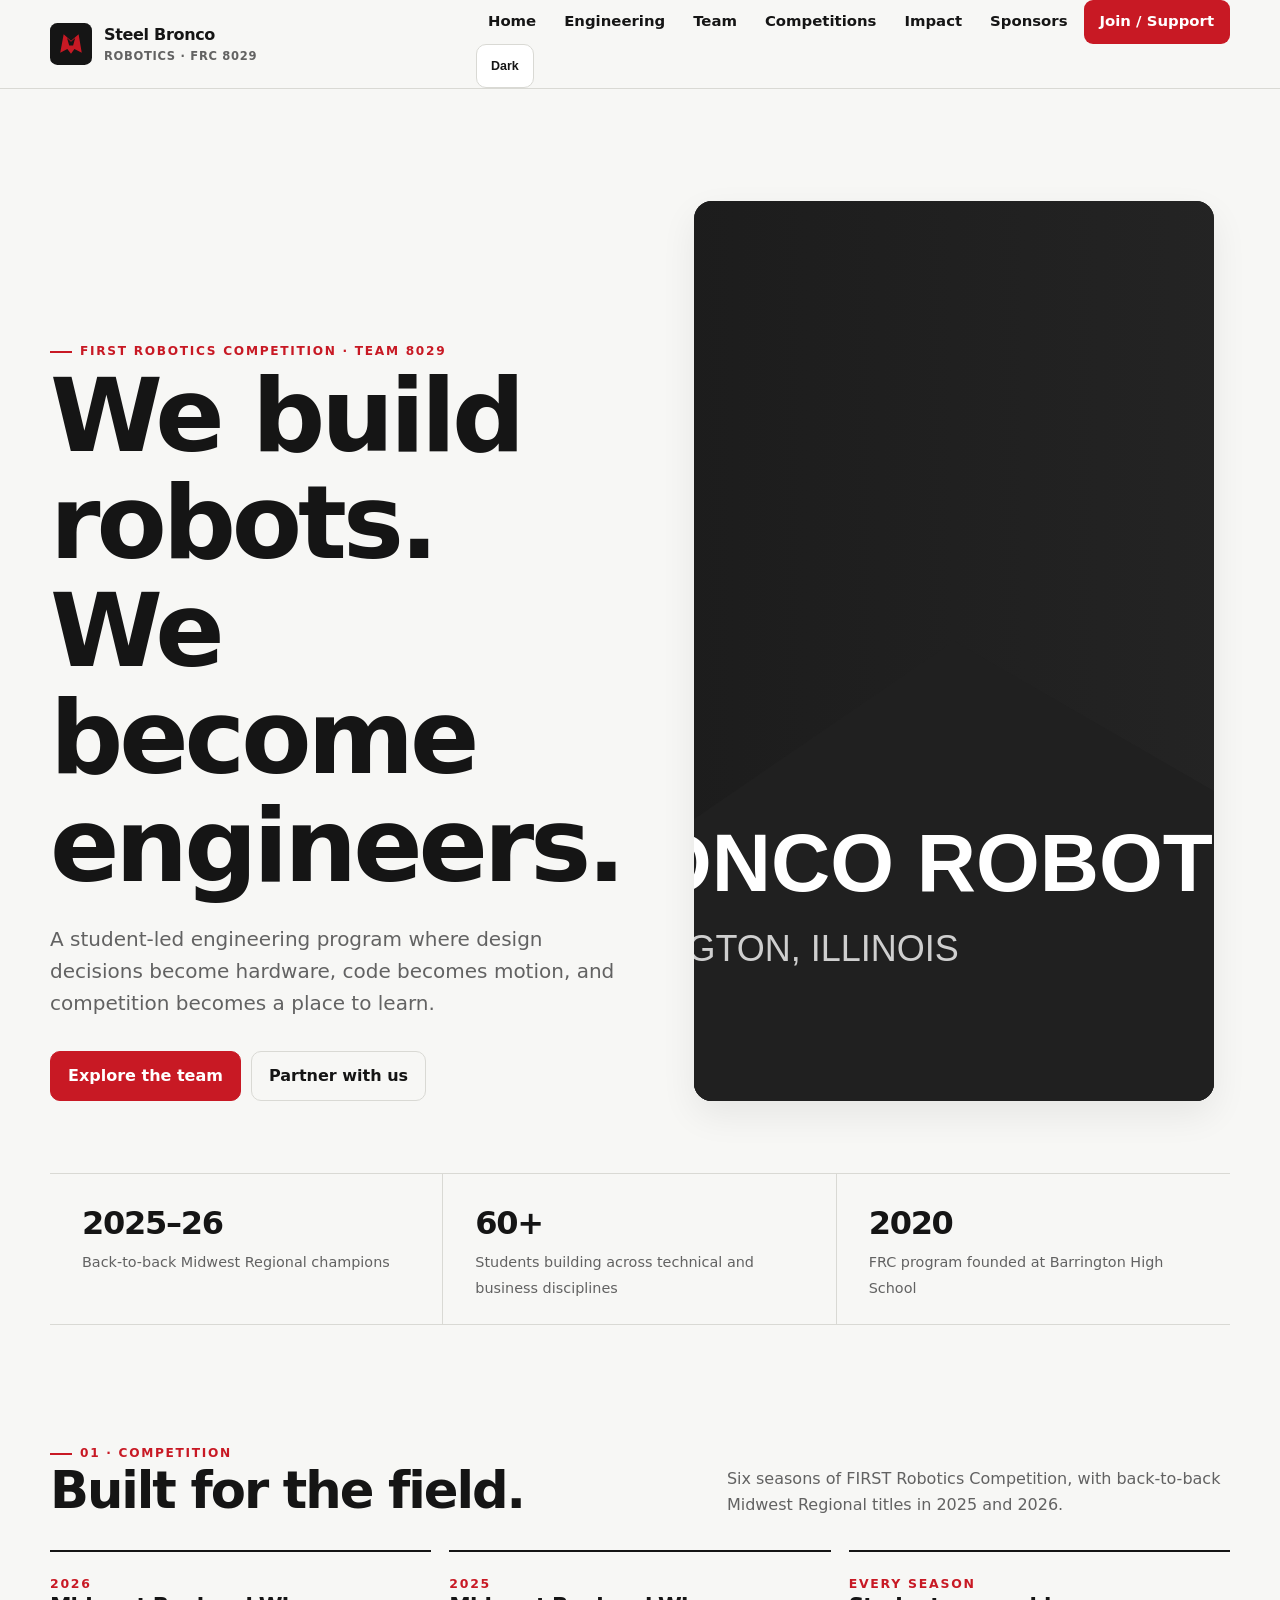
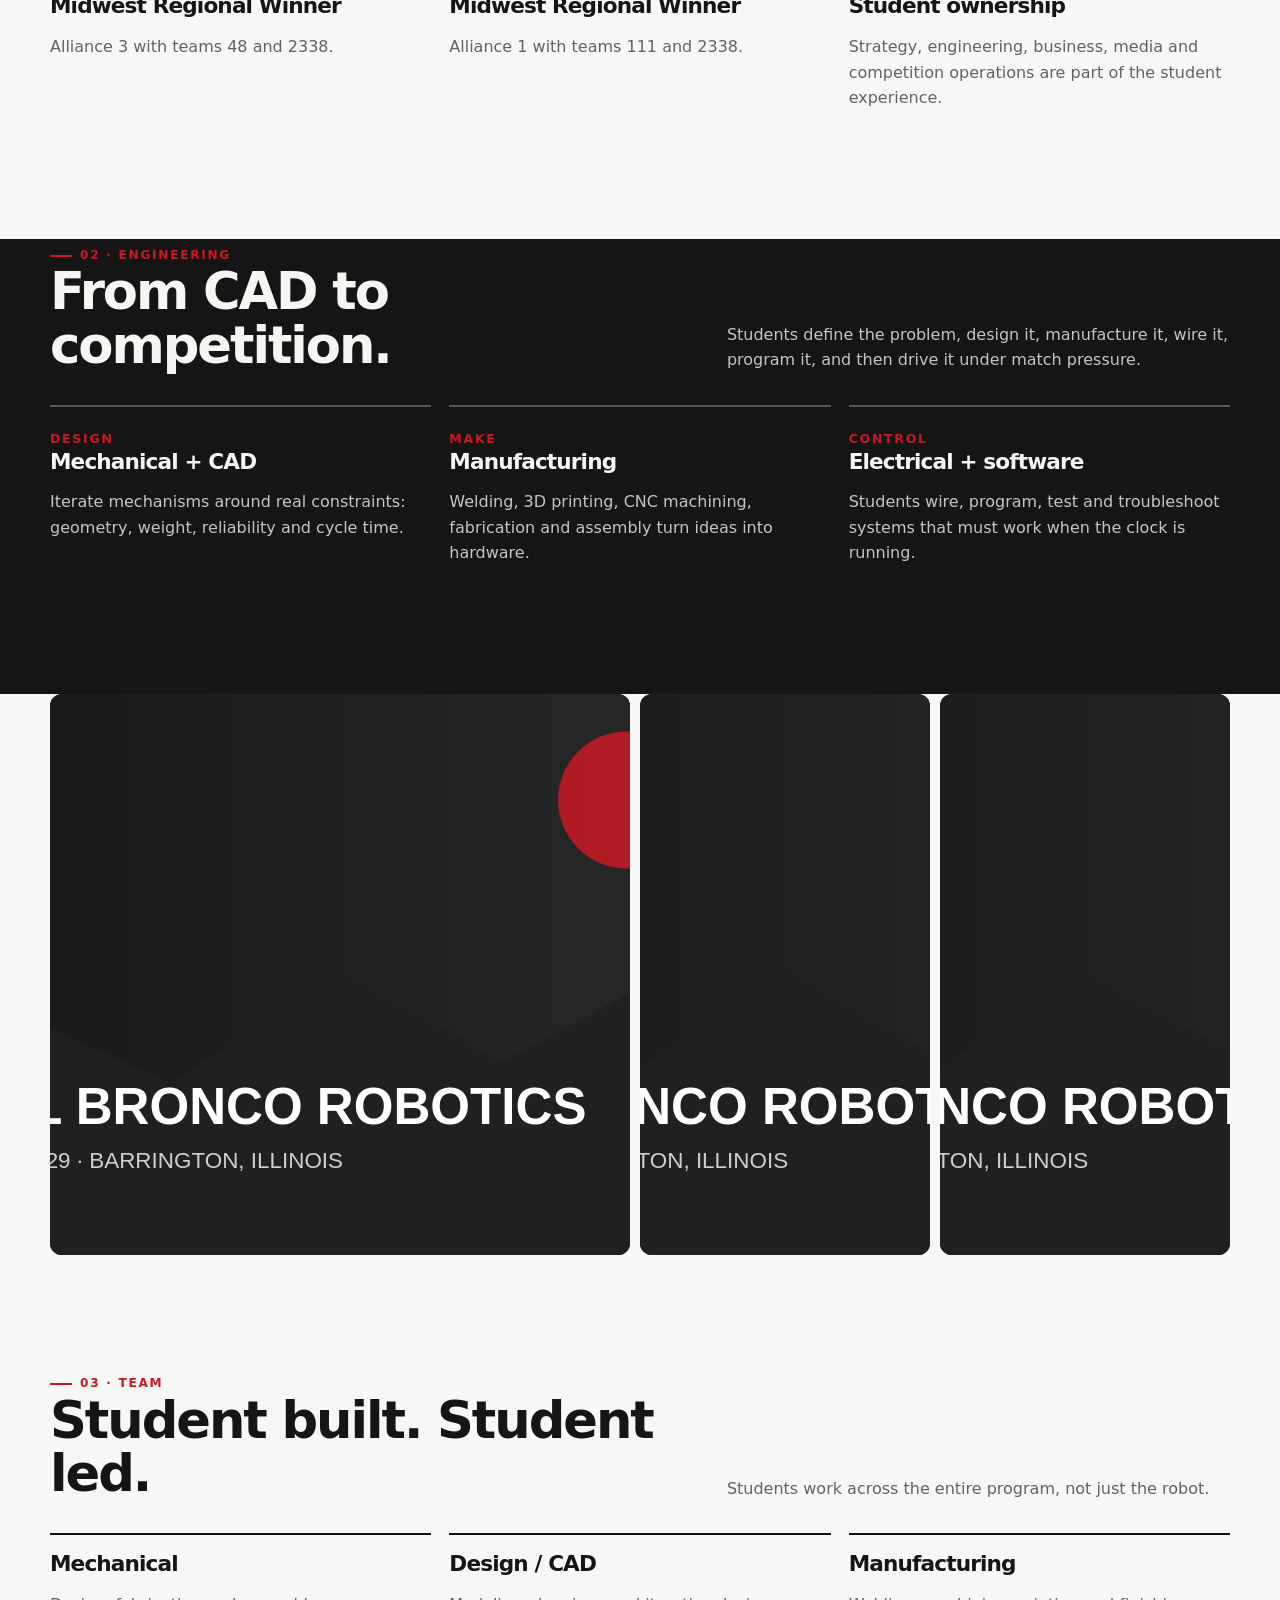
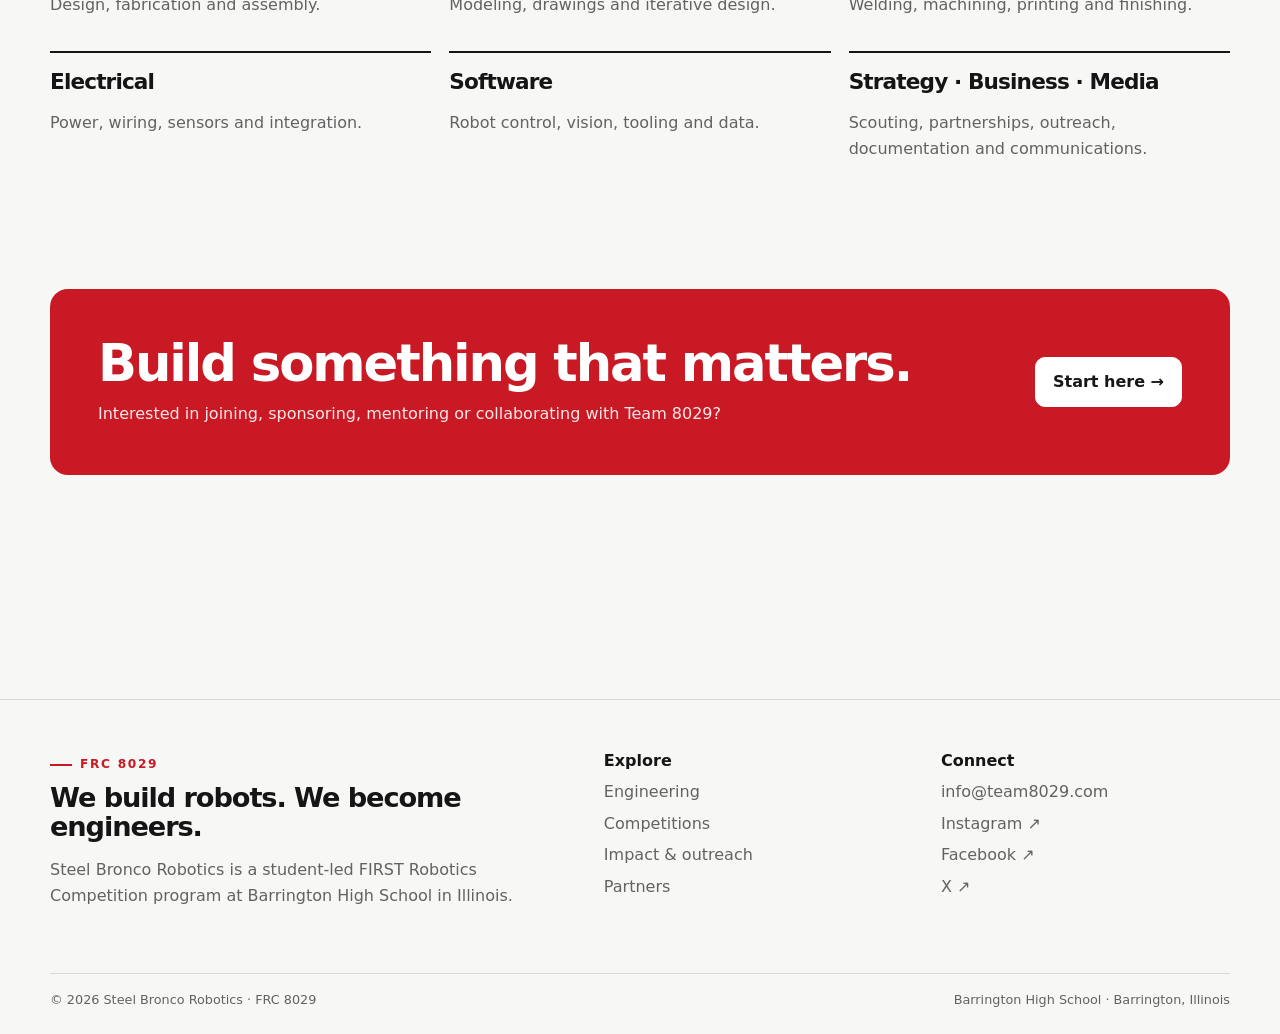
<file: index.html>
<!DOCTYPE html>
<html lang="en">
 <head>
  <meta charset="utf-8"/>
  <meta content="width=device-width, initial-scale=1" name="viewport"/>
  <meta content="Steel Bronco Robotics is a student-led FIRST Robotics Competition team at Barrington High School, building robots and engineering leaders." name="description"/>
  <meta content="Steel Bronco Robotics | FRC Team 8029" property="og:title"/>
  <meta content="Steel Bronco Robotics is a student-led FIRST Robotics Competition team at Barrington High School, building robots and engineering leaders." property="og:description"/>
  <meta content="website" property="og:type"/>
  <meta content="https://team8029.com/" property="og:url"/>
  <meta content="https://team8029.com/assets/images/brand/team-placeholder.svg" property="og:image"/>
  <link href="https://team8029.com/" rel="canonical"/>
  <link href="/assets/images/brand/mark.svg" rel="icon" type="image/svg+xml"/>
  <link href="/assets/css/site.css" rel="stylesheet"/>
  <script defer="" src="/assets/js/site.js">
  </script>
  <title>
   Steel Bronco Robotics | FRC Team 8029
  </title>
  <script type="application/ld+json">
   {
    "@context": "https://schema.org",
    "@type": "EducationalOrganization",
    "name": "Steel Bronco Robotics",
    "description": "FIRST Robotics Competition Team 8029 at Barrington High School.",
    "url": "https://team8029.com/",
    "email": "info@team8029.com",
    "address": {
      "@type": "PostalAddress",
      "addressLocality": "Barrington",
      "addressRegion": "IL",
      "addressCountry": "US"
    }
  }
  </script>
 </head>
 <body data-page="home">
  <a class="skip-link" href="#main">
   Skip to main content
  </a>
  <header class="site-header">
   <div class="container header-inner">
    <a aria-label="Steel Bronco Robotics home" class="brand" href="/">
     <img alt="" height="42" src="/assets/images/brand/mark.svg" width="42"/>
     <span>
      Steel Bronco
      <small>
       Robotics &middot; FRC 8029
      </small>
     </span>
    </a>
    <div class="header-tools">
     <button aria-controls="primary-navigation" aria-expanded="false" class="menu" data-menu="" type="button">
      Menu
     </button>
     <nav aria-label="Primary navigation" class="nav" data-nav="" id="primary-navigation">
      <a data-page="home" href="/">
       Home
      </a>
      <a data-page="engineering" href="/engineering.html">
       Engineering
      </a>
      <a data-page="team" href="/team.html">
       Team
      </a>
      <a data-page="competitions" href="/competitions.html">
       Competitions
      </a>
      <a data-page="impact" href="/impact.html">
       Impact
      </a>
      <a data-page="sponsors" href="/sponsors.html">
       Sponsors
      </a>
      <a class="cta" data-page="join" href="/join.html">
       Join / Support
      </a>
     </nav>
     <button aria-label="Use dark theme" class="theme" data-theme-toggle="" type="button">
      ◐
     </button>
    </div>
   </div>
  </header>
  <main id="main">
   <section class="hero">
    <div class="container hero-grid">
     <div>
      <span class="eyebrow">
       FIRST Robotics Competition &middot; Team 8029
      </span>
      <h1>
       We build robots.
       <br/>
       We become engineers.
      </h1>
      <p class="lede">
       A student-led engineering program where design decisions become hardware, code becomes motion, and competition becomes a place to learn.
      </p>
      <div class="actions">
       <a class="btn btn-primary" href="/competitions.html">
        Explore the team
       </a>
       <a class="btn" href="/sponsors.html">
        Partner with us
       </a>
      </div>
     </div>
     <div class="hero-media">
      <img alt="Steel Bronco Robotics team and robot placeholder image" height="900" src="/assets/images/brand/team-placeholder.svg" width="1600"/>
     </div>
    </div>
   </section>
   <section>
    <div class="container stats">
     <div class="stat">
      <strong>
       2025&ndash;26
      </strong>
      <span>
       Back-to-back Midwest Regional champions
      </span>
     </div>
     <div class="stat">
      <strong>
       60+
      </strong>
      <span>
       Students building across technical and business disciplines
      </span>
     </div>
     <div class="stat">
      <strong>
       2020
      </strong>
      <span>
       FRC program founded at Barrington High School
      </span>
     </div>
    </div>
   </section>
   <section class="section">
    <div class="container">
     <div class="section-head">
      <div>
       <span class="eyebrow">
        01 &middot; Competition
       </span>
       <h2>
        Built for the field.
       </h2>
      </div>
      <p>
       Six seasons of FIRST Robotics Competition, with back-to-back Midwest Regional titles in 2025 and 2026.
      </p>
     </div>
     <div class="feature-grid">
      <article class="feature">
       <span class="number">
        2026
       </span>
       <h3>
        Midwest Regional Winner
       </h3>
       <p>
        Alliance 3 with teams 48 and 2338.
       </p>
      </article>
      <article class="feature">
       <span class="number">
        2025
       </span>
       <h3>
        Midwest Regional Winner
       </h3>
       <p>
        Alliance 1 with teams 111 and 2338.
       </p>
      </article>
      <article class="feature">
       <span class="number">
        EVERY SEASON
       </span>
       <h3>
        Student ownership
       </h3>
       <p>
        Strategy, engineering, business, media and competition operations are part of the student experience.
       </p>
      </article>
     </div>
    </div>
   </section>
   <section class="section dark-section">
    <div class="container">
     <div class="section-head">
      <div>
       <span class="eyebrow">
        02 &middot; Engineering
       </span>
       <h2>
        From CAD to competition.
       </h2>
      </div>
      <p>
       Students define the problem, design it, manufacture it, wire it, program it, and then drive it under match pressure.
      </p>
     </div>
     <div class="feature-grid">
      <article class="feature">
       <span class="number">
        DESIGN
       </span>
       <h3>
        Mechanical + CAD
       </h3>
       <p class="muted">
        Iterate mechanisms around real constraints: geometry, weight, reliability and cycle time.
       </p>
      </article>
      <article class="feature">
       <span class="number">
        MAKE
       </span>
       <h3>
        Manufacturing
       </h3>
       <p class="muted">
        Welding, 3D printing, CNC machining, fabrication and assembly turn ideas into hardware.
       </p>
      </article>
      <article class="feature">
       <span class="number">
        CONTROL
       </span>
       <h3>
        Electrical + software
       </h3>
       <p class="muted">
        Students wire, program, test and troubleshoot systems that must work when the clock is running.
       </p>
      </article>
     </div>
    </div>
   </section>
   <section class="section">
    <div class="container">
     <div class="image-strip">
      <figure>
       <img alt="Team competition photo placeholder" height="900" src="/assets/images/brand/team-placeholder.svg" width="1600"/>
       <figcaption class="caption">
        Competition &middot; replace with approved team photography
       </figcaption>
      </figure>
      <figure>
       <img alt="Engineering photo placeholder" height="900" src="/assets/images/brand/team-placeholder.svg" width="1600"/>
       <figcaption class="caption">
        Engineering &middot; replace with shop photography
       </figcaption>
      </figure>
      <figure>
       <img alt="Team photo placeholder" height="900" src="/assets/images/brand/team-placeholder.svg" width="1600"/>
       <figcaption class="caption">
        Team &middot; replace with approved group photo
       </figcaption>
      </figure>
     </div>
    </div>
   </section>
   <section class="section">
    <div class="container">
     <div class="section-head">
      <div>
       <span class="eyebrow">
        03 &middot; Team
       </span>
       <h2>
        Student built. Student led.
       </h2>
      </div>
      <p>
       Students work across the entire program, not just the robot.
      </p>
     </div>
     <div class="feature-grid">
      <article class="feature">
       <h3>
        Mechanical
       </h3>
       <p>
        Design, fabrication and assembly.
       </p>
      </article>
      <article class="feature">
       <h3>
        Design / CAD
       </h3>
       <p>
        Modeling, drawings and iterative design.
       </p>
      </article>
      <article class="feature">
       <h3>
        Manufacturing
       </h3>
       <p>
        Welding, machining, printing and finishing.
       </p>
      </article>
      <article class="feature">
       <h3>
        Electrical
       </h3>
       <p>
        Power, wiring, sensors and integration.
       </p>
      </article>
      <article class="feature">
       <h3>
        Software
       </h3>
       <p>
        Robot control, vision, tooling and data.
       </p>
      </article>
      <article class="feature">
       <h3>
        Strategy &middot; Business &middot; Media
       </h3>
       <p>
        Scouting, partnerships, outreach, documentation and communications.
       </p>
      </article>
     </div>
    </div>
   </section>
   <section class="section">
    <div class="container">
     <div class="cta-band">
      <div>
       <h2>
        Build something that matters.
       </h2>
       <p>
        Interested in joining, sponsoring, mentoring or collaborating with Team 8029?
       </p>
      </div>
      <a class="btn" href="/join.html">
       Start here &rarr;
      </a>
     </div>
    </div>
   </section>
  </main>
  <footer class="site-footer">
   <div class="container footer-grid">
    <div>
     <span class="eyebrow">
      FRC 8029
     </span>
     <h2>
      We build robots. We become engineers.
     </h2>
     <p>
      Steel Bronco Robotics is a student-led FIRST Robotics Competition program at Barrington High School in Illinois.
     </p>
    </div>
    <div class="footer-links">
     <strong>
      Explore
     </strong>
     <a href="/engineering.html">
      Engineering
     </a>
     <a href="/competitions.html">
      Competitions
     </a>
     <a href="/impact.html">
      Impact &amp; outreach
     </a>
     <a href="/sponsors.html">
      Partners
     </a>
    </div>
    <div class="footer-links">
     <strong>
      Connect
     </strong>
     <a href="mailto:info@team8029.com">
      info@team8029.com
     </a>
     <a href="https://www.instagram.com/steelbronco_robotics/" rel="noopener noreferrer" target="_blank">
      Instagram &nearrow;
     </a>
     <a href="https://www.facebook.com/Steel-Bronco-Robotics-2332730843673036/" rel="noopener noreferrer" target="_blank">
      Facebook &nearrow;
     </a>
     <a href="https://twitter.com/BroncoSteel" rel="noopener noreferrer" target="_blank">
      X &nearrow;
     </a>
    </div>
   </div>
   <div class="container footer-bottom">
    <span>
     &copy; 2026 Steel Bronco Robotics &middot; FRC 8029
    </span>
    <span>
     Barrington High School &middot; Barrington, Illinois
    </span>
   </div>
  </footer>
 </body>
</html>
</file>
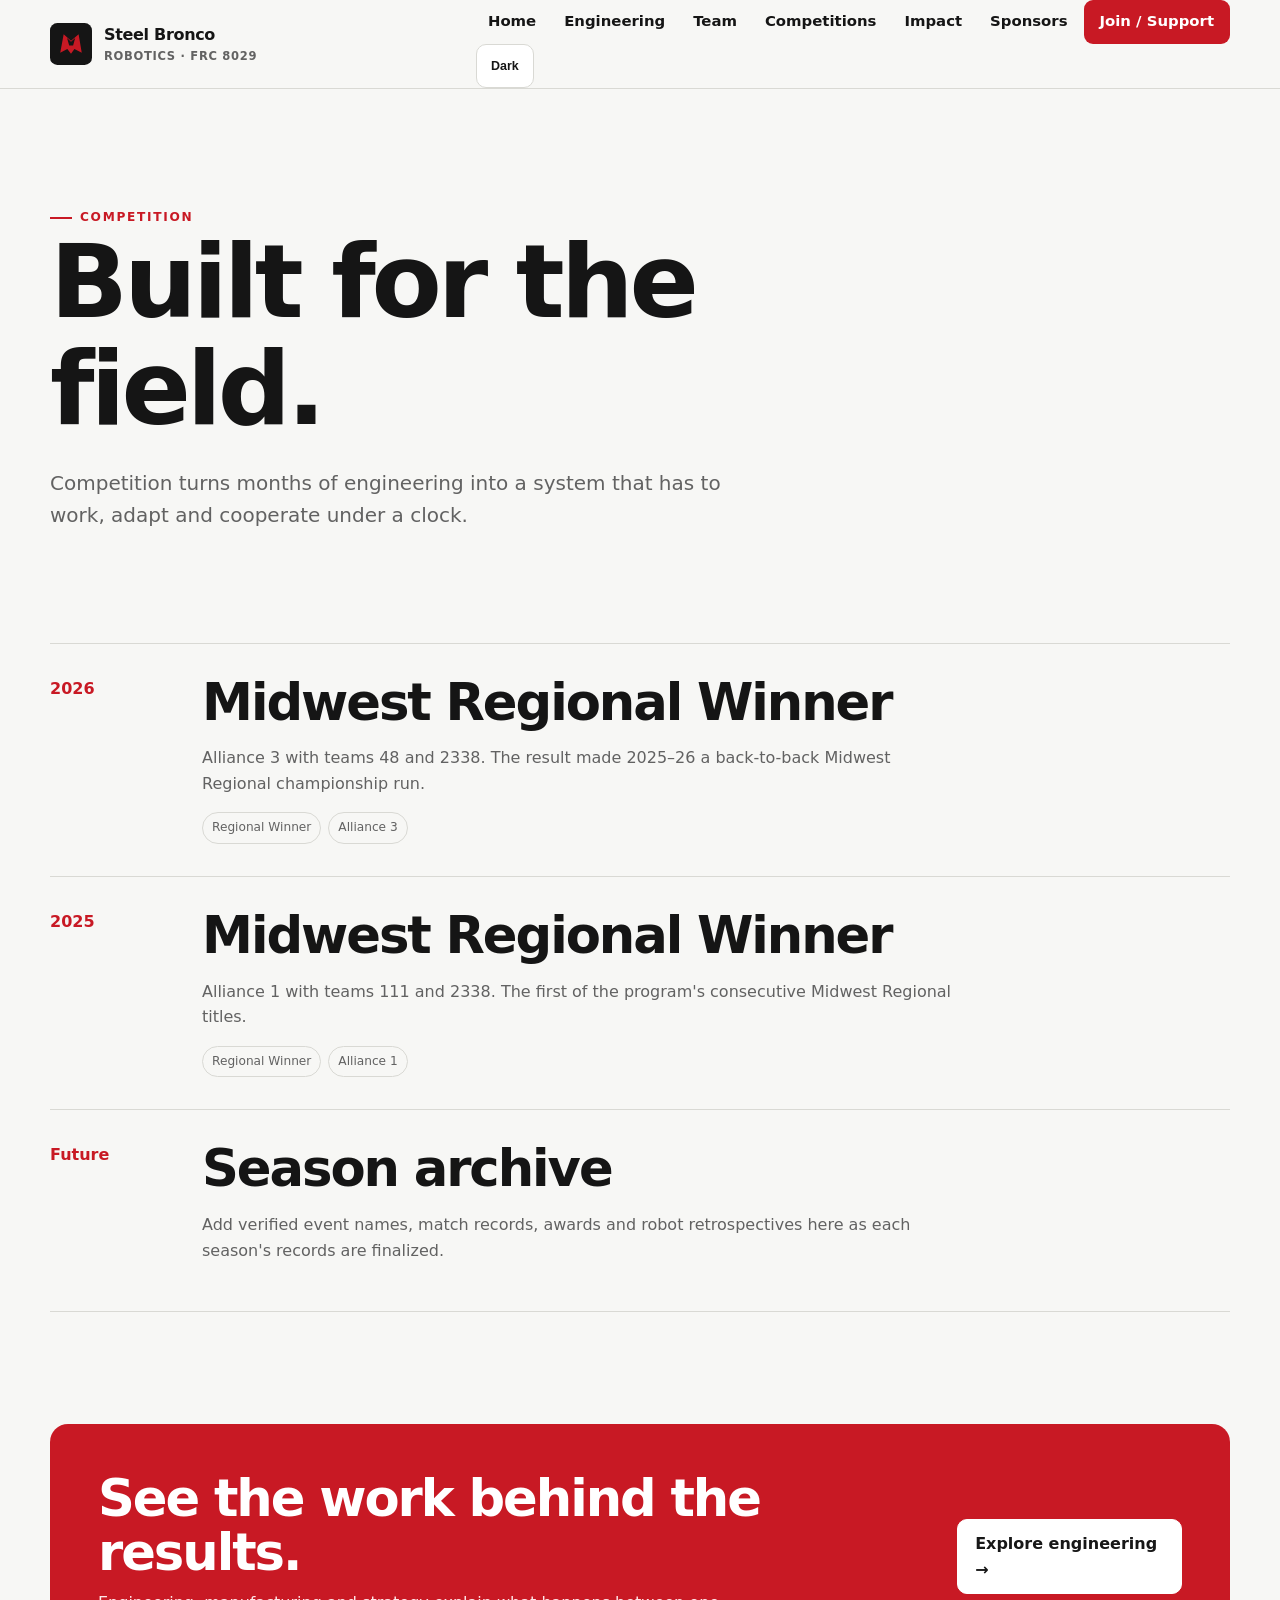
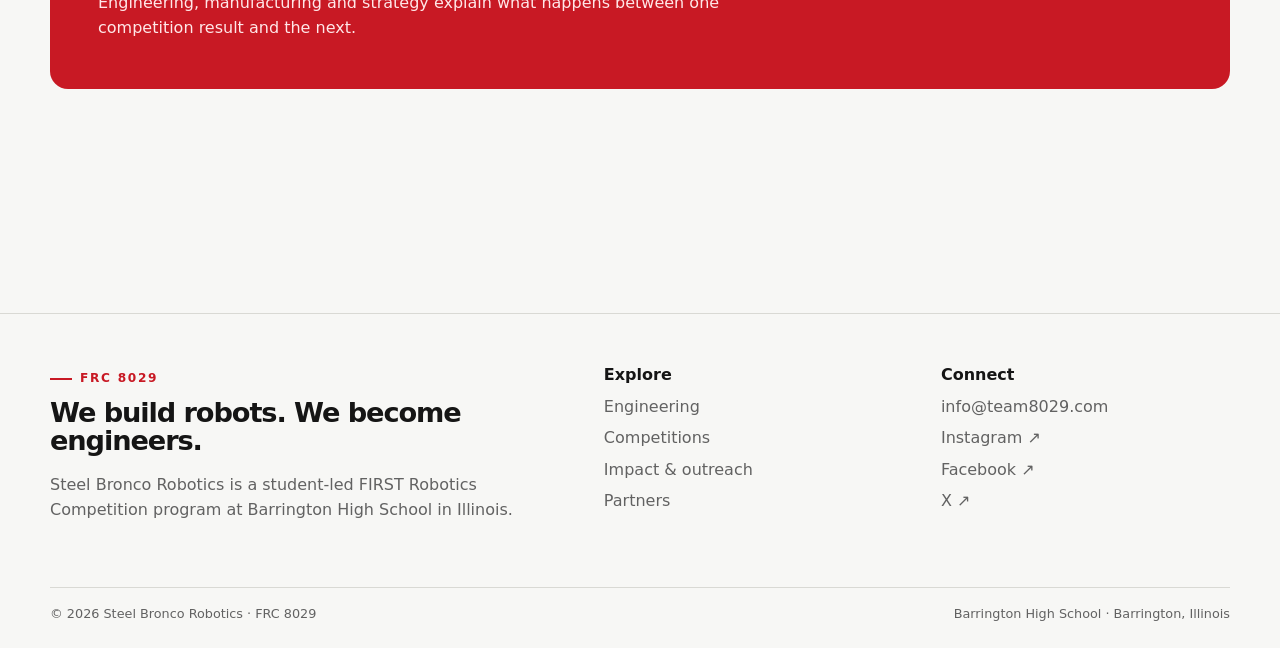
<file: competitions.html>
<!DOCTYPE html>
<html lang="en">
 <head>
  <meta charset="utf-8"/>
  <meta content="width=device-width, initial-scale=1" name="viewport"/>
  <meta content="Follow the competitive history and recent championship results of FRC Team 8029." name="description"/>
  <meta content="Competitions | Steel Bronco Robotics" property="og:title"/>
  <meta content="Follow the competitive history and recent championship results of FRC Team 8029." property="og:description"/>
  <meta content="website" property="og:type"/>
  <meta content="https://team8029.com/competitions" property="og:url"/>
  <meta content="https://team8029.com/assets/images/brand/team-placeholder.svg" property="og:image"/>
  <link href="https://team8029.com/competitions" rel="canonical"/>
  <link href="/assets/images/brand/mark.svg" rel="icon" type="image/svg+xml"/>
  <link href="/assets/css/site.css" rel="stylesheet"/>
  <script defer="" src="/assets/js/site.js">
  </script>
  <title>
   Competitions | Steel Bronco Robotics
  </title>
 </head>
 <body data-page="competitions">
  <a class="skip-link" href="#main">
   Skip to main content
  </a>
  <header class="site-header">
   <div class="container header-inner">
    <a aria-label="Steel Bronco Robotics home" class="brand" href="/">
     <img alt="" height="42" src="/assets/images/brand/mark.svg" width="42"/>
     <span>
      Steel Bronco
      <small>
       Robotics &middot; FRC 8029
      </small>
     </span>
    </a>
    <div class="header-tools">
     <button aria-controls="primary-navigation" aria-expanded="false" class="menu" data-menu="" type="button">
      Menu
     </button>
     <nav aria-label="Primary navigation" class="nav" data-nav="" id="primary-navigation">
      <a data-page="home" href="/">
       Home
      </a>
      <a data-page="engineering" href="/engineering.html">
       Engineering
      </a>
      <a data-page="team" href="/team.html">
       Team
      </a>
      <a data-page="competitions" href="/competitions.html">
       Competitions
      </a>
      <a data-page="impact" href="/impact.html">
       Impact
      </a>
      <a data-page="sponsors" href="/sponsors.html">
       Sponsors
      </a>
      <a class="cta" data-page="join" href="/join.html">
       Join / Support
      </a>
     </nav>
     <button aria-label="Use dark theme" class="theme" data-theme-toggle="" type="button">
      ◐
     </button>
    </div>
   </div>
  </header>
  <main id="main">
   <section class="section">
    <div class="container">
     <span class="eyebrow">
      Competition
     </span>
     <h1>
      Built for the field.
     </h1>
     <p class="lede">
      Competition turns months of engineering into a system that has to work, adapt and cooperate under a clock.
     </p>
    </div>
   </section>
   <section class="section">
    <div class="container">
     <div class="timeline">
      <article>
       <time datetime="2026">
        2026
       </time>
       <div>
        <h2>
         Midwest Regional Winner
        </h2>
        <p>
         Alliance 3 with teams 48 and 2338. The result made 2025&ndash;26 a back-to-back Midwest Regional championship run.
        </p>
        <div class="tags">
         <span class="tag">
          Regional Winner
         </span>
         <span class="tag">
          Alliance 3
         </span>
        </div>
       </div>
      </article>
      <article>
       <time datetime="2025">
        2025
       </time>
       <div>
        <h2>
         Midwest Regional Winner
        </h2>
        <p>
         Alliance 1 with teams 111 and 2338. The first of the program's consecutive Midwest Regional titles.
        </p>
        <div class="tags">
         <span class="tag">
          Regional Winner
         </span>
         <span class="tag">
          Alliance 1
         </span>
        </div>
       </div>
      </article>
      <article>
       <time>
        Future
       </time>
       <div>
        <h2>
         Season archive
        </h2>
        <p>
         Add verified event names, match records, awards and robot retrospectives here as each season's records are finalized.
        </p>
       </div>
      </article>
     </div>
    </div>
   </section>
   <section class="section">
    <div class="container">
     <div class="cta-band">
      <div>
       <h2>
        See the work behind the results.
       </h2>
       <p>
        Engineering, manufacturing and strategy explain what happens between one competition result and the next.
       </p>
      </div>
      <a class="btn" href="/engineering.html">
       Explore engineering &rarr;
      </a>
     </div>
    </div>
   </section>
  </main>
  <footer class="site-footer">
   <div class="container footer-grid">
    <div>
     <span class="eyebrow">
      FRC 8029
     </span>
     <h2>
      We build robots. We become engineers.
     </h2>
     <p>
      Steel Bronco Robotics is a student-led FIRST Robotics Competition program at Barrington High School in Illinois.
     </p>
    </div>
    <div class="footer-links">
     <strong>
      Explore
     </strong>
     <a href="/engineering.html">
      Engineering
     </a>
     <a href="/competitions.html">
      Competitions
     </a>
     <a href="/impact.html">
      Impact &amp; outreach
     </a>
     <a href="/sponsors.html">
      Partners
     </a>
    </div>
    <div class="footer-links">
     <strong>
      Connect
     </strong>
     <a href="mailto:info@team8029.com">
      info@team8029.com
     </a>
     <a href="https://www.instagram.com/steelbronco_robotics/" rel="noopener noreferrer" target="_blank">
      Instagram &nearrow;
     </a>
     <a href="https://www.facebook.com/Steel-Bronco-Robotics-2332730843673036/" rel="noopener noreferrer" target="_blank">
      Facebook &nearrow;
     </a>
     <a href="https://twitter.com/BroncoSteel" rel="noopener noreferrer" target="_blank">
      X &nearrow;
     </a>
    </div>
   </div>
   <div class="container footer-bottom">
    <span>
     &copy; 2026 Steel Bronco Robotics &middot; FRC 8029
    </span>
    <span>
     Barrington High School &middot; Barrington, Illinois
    </span>
   </div>
  </footer>
 </body>
</html>
</file>
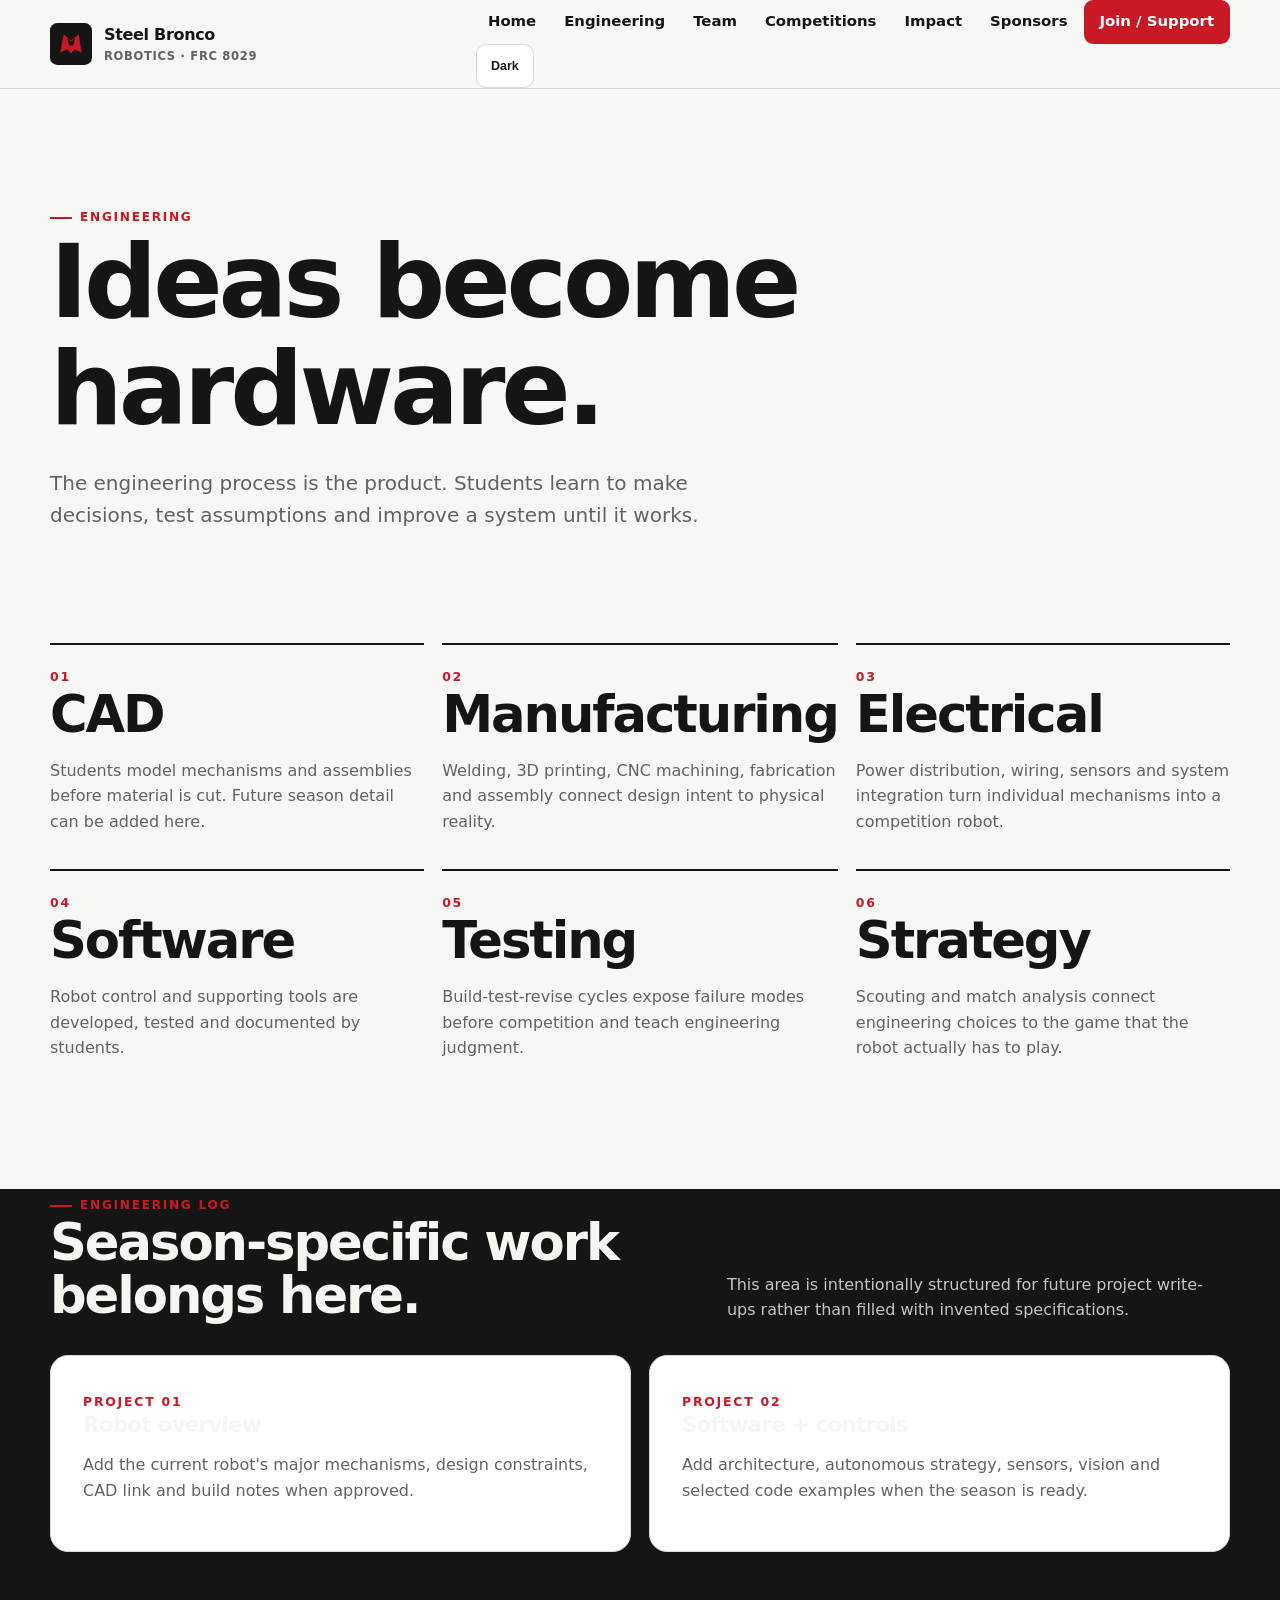
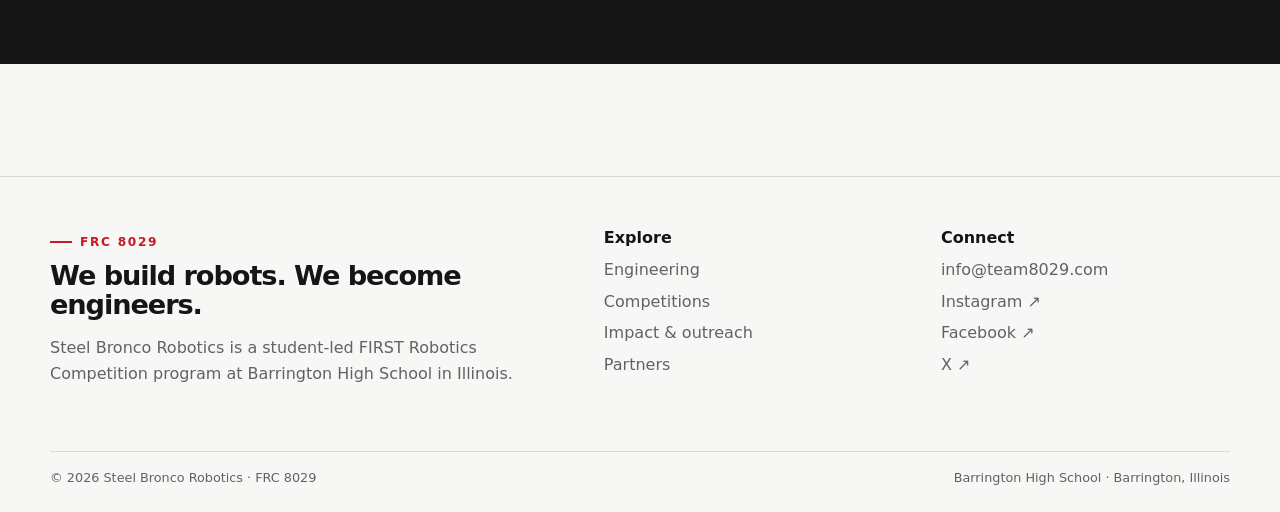
<file: engineering.html>
<!DOCTYPE html>
<html lang="en">
 <head>
  <meta charset="utf-8"/>
  <meta content="width=device-width, initial-scale=1" name="viewport"/>
  <meta content="Explore the mechanical, manufacturing, electrical and software work behind FRC Team 8029." name="description"/>
  <meta content="Engineering | Steel Bronco Robotics" property="og:title"/>
  <meta content="Explore the mechanical, manufacturing, electrical and software work behind FRC Team 8029." property="og:description"/>
  <meta content="website" property="og:type"/>
  <meta content="https://team8029.com/engineering" property="og:url"/>
  <meta content="https://team8029.com/assets/images/brand/team-placeholder.svg" property="og:image"/>
  <link href="https://team8029.com/engineering" rel="canonical"/>
  <link href="/assets/images/brand/mark.svg" rel="icon" type="image/svg+xml"/>
  <link href="/assets/css/site.css" rel="stylesheet"/>
  <script defer="" src="/assets/js/site.js">
  </script>
  <title>
   Engineering | Steel Bronco Robotics
  </title>
 </head>
 <body data-page="engineering">
  <a class="skip-link" href="#main">
   Skip to main content
  </a>
  <header class="site-header">
   <div class="container header-inner">
    <a aria-label="Steel Bronco Robotics home" class="brand" href="/">
     <img alt="" height="42" src="/assets/images/brand/mark.svg" width="42"/>
     <span>
      Steel Bronco
      <small>
       Robotics &middot; FRC 8029
      </small>
     </span>
    </a>
    <div class="header-tools">
     <button aria-controls="primary-navigation" aria-expanded="false" class="menu" data-menu="" type="button">
      Menu
     </button>
     <nav aria-label="Primary navigation" class="nav" data-nav="" id="primary-navigation">
      <a data-page="home" href="/">
       Home
      </a>
      <a data-page="engineering" href="/engineering.html">
       Engineering
      </a>
      <a data-page="team" href="/team.html">
       Team
      </a>
      <a data-page="competitions" href="/competitions.html">
       Competitions
      </a>
      <a data-page="impact" href="/impact.html">
       Impact
      </a>
      <a data-page="sponsors" href="/sponsors.html">
       Sponsors
      </a>
      <a class="cta" data-page="join" href="/join.html">
       Join / Support
      </a>
     </nav>
     <button aria-label="Use dark theme" class="theme" data-theme-toggle="" type="button">
      ◐
     </button>
    </div>
   </div>
  </header>
  <main id="main">
   <section class="section">
    <div class="container">
     <span class="eyebrow">
      Engineering
     </span>
     <h1>
      Ideas become hardware.
     </h1>
     <p class="lede">
      The engineering process is the product. Students learn to make decisions, test assumptions and improve a system until it works.
     </p>
    </div>
   </section>
   <section class="section">
    <div class="container feature-grid">
     <article class="feature">
      <span class="number">
       01
      </span>
      <h2>
       CAD
      </h2>
      <p>
       Students model mechanisms and assemblies before material is cut. Future season detail can be added here.
      </p>
     </article>
     <article class="feature">
      <span class="number">
       02
      </span>
      <h2>
       Manufacturing
      </h2>
      <p>
       Welding, 3D printing, CNC machining, fabrication and assembly connect design intent to physical reality.
      </p>
     </article>
     <article class="feature">
      <span class="number">
       03
      </span>
      <h2>
       Electrical
      </h2>
      <p>
       Power distribution, wiring, sensors and system integration turn individual mechanisms into a competition robot.
      </p>
     </article>
     <article class="feature">
      <span class="number">
       04
      </span>
      <h2>
       Software
      </h2>
      <p>
       Robot control and supporting tools are developed, tested and documented by students.
      </p>
     </article>
     <article class="feature">
      <span class="number">
       05
      </span>
      <h2>
       Testing
      </h2>
      <p>
       Build-test-revise cycles expose failure modes before competition and teach engineering judgment.
      </p>
     </article>
     <article class="feature">
      <span class="number">
       06
      </span>
      <h2>
       Strategy
      </h2>
      <p>
       Scouting and match analysis connect engineering choices to the game that the robot actually has to play.
      </p>
     </article>
    </div>
   </section>
   <section class="section dark-section">
    <div class="container">
     <div class="section-head">
      <div>
       <span class="eyebrow">
        Engineering log
       </span>
       <h2>
        Season-specific work belongs here.
       </h2>
      </div>
      <p class="muted">
       This area is intentionally structured for future project write-ups rather than filled with invented specifications.
      </p>
     </div>
     <div class="split">
      <div class="panel">
       <span class="number">
        PROJECT 01
       </span>
       <h3>
        Robot overview
       </h3>
       <p>
        Add the current robot's major mechanisms, design constraints, CAD link and build notes when approved.
       </p>
      </div>
      <div class="panel">
       <span class="number">
        PROJECT 02
       </span>
       <h3>
        Software + controls
       </h3>
       <p>
        Add architecture, autonomous strategy, sensors, vision and selected code examples when the season is ready.
       </p>
      </div>
     </div>
    </div>
   </section>
  </main>
  <footer class="site-footer">
   <div class="container footer-grid">
    <div>
     <span class="eyebrow">
      FRC 8029
     </span>
     <h2>
      We build robots. We become engineers.
     </h2>
     <p>
      Steel Bronco Robotics is a student-led FIRST Robotics Competition program at Barrington High School in Illinois.
     </p>
    </div>
    <div class="footer-links">
     <strong>
      Explore
     </strong>
     <a href="/engineering.html">
      Engineering
     </a>
     <a href="/competitions.html">
      Competitions
     </a>
     <a href="/impact.html">
      Impact &amp; outreach
     </a>
     <a href="/sponsors.html">
      Partners
     </a>
    </div>
    <div class="footer-links">
     <strong>
      Connect
     </strong>
     <a href="mailto:info@team8029.com">
      info@team8029.com
     </a>
     <a href="https://www.instagram.com/steelbronco_robotics/" rel="noopener noreferrer" target="_blank">
      Instagram &nearrow;
     </a>
     <a href="https://www.facebook.com/Steel-Bronco-Robotics-2332730843673036/" rel="noopener noreferrer" target="_blank">
      Facebook &nearrow;
     </a>
     <a href="https://twitter.com/BroncoSteel" rel="noopener noreferrer" target="_blank">
      X &nearrow;
     </a>
    </div>
   </div>
   <div class="container footer-bottom">
    <span>
     &copy; 2026 Steel Bronco Robotics &middot; FRC 8029
    </span>
    <span>
     Barrington High School &middot; Barrington, Illinois
    </span>
   </div>
  </footer>
 </body>
</html>
</file>
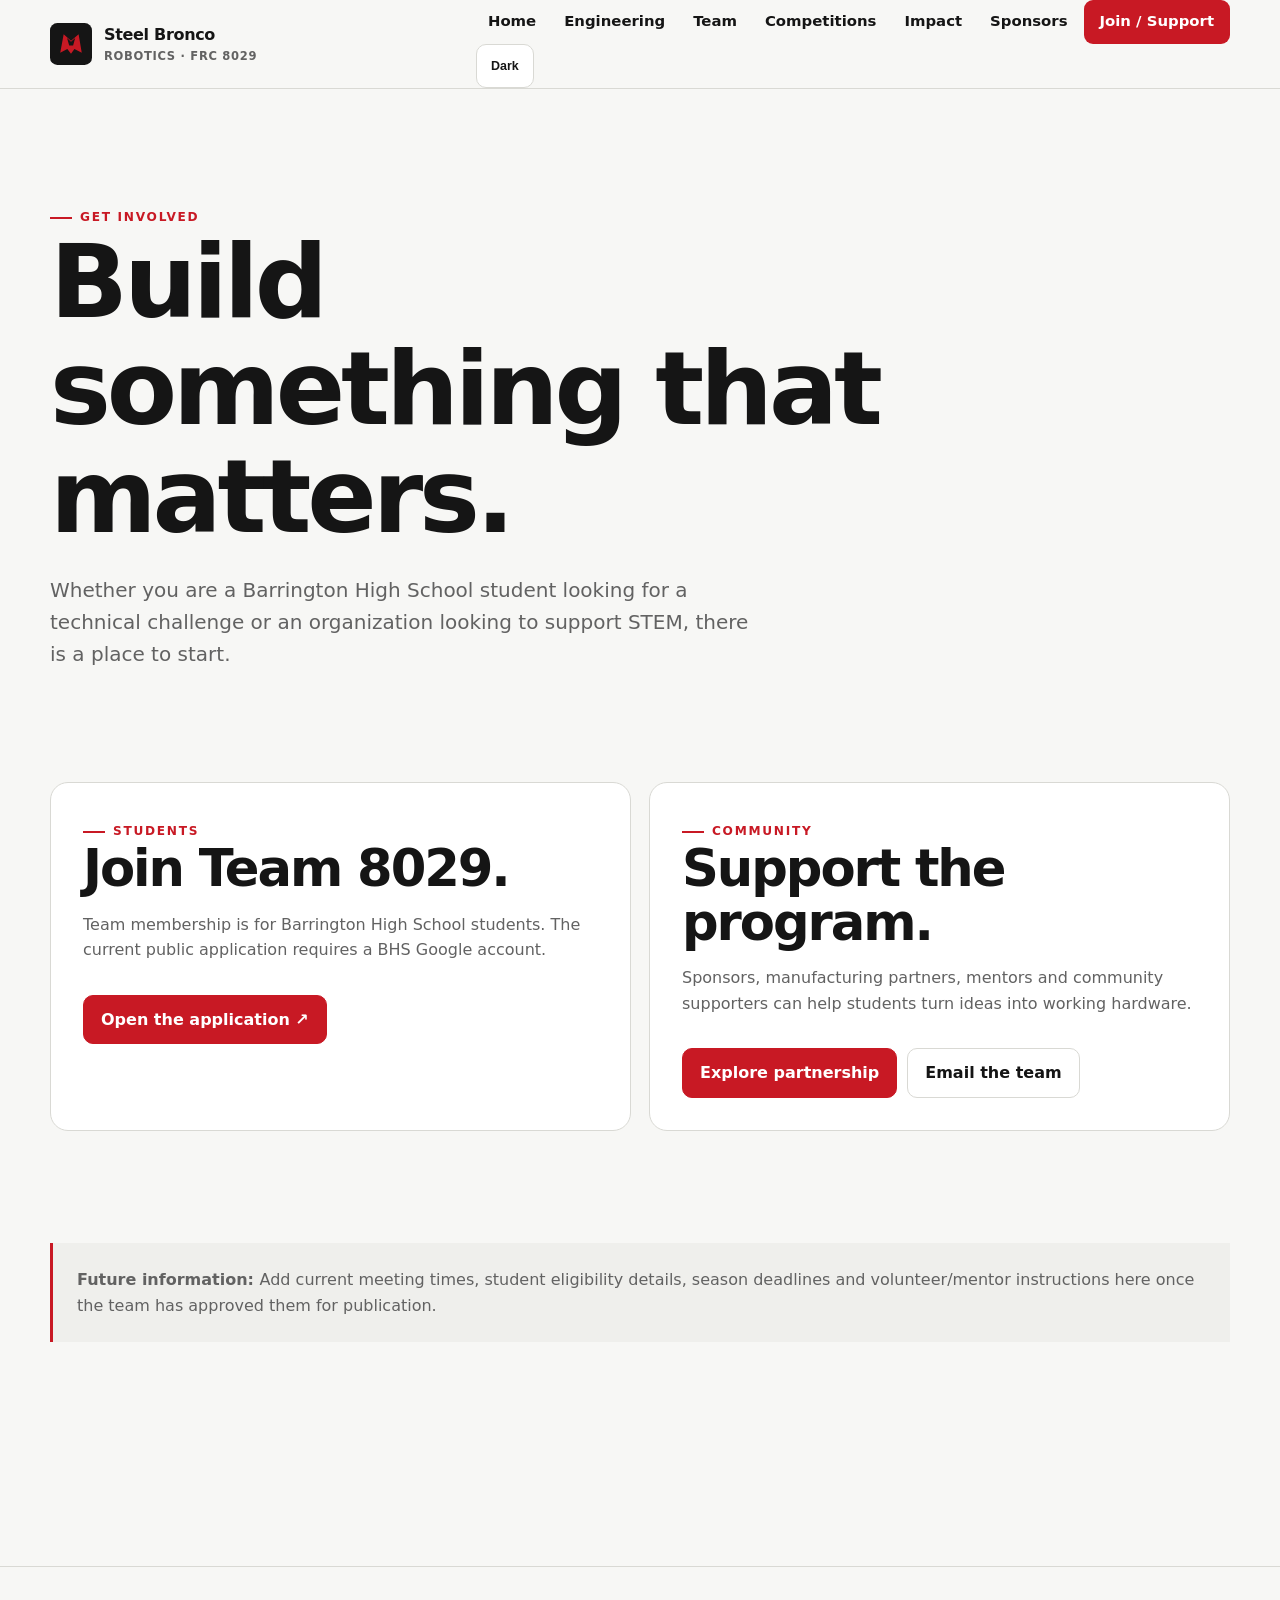
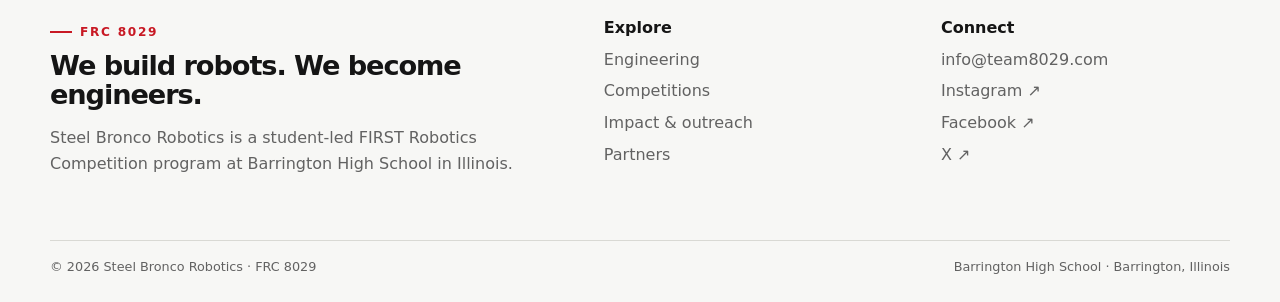
<file: join.html>
<!DOCTYPE html>
<html lang="en">
 <head>
  <meta charset="utf-8"/>
  <meta content="width=device-width, initial-scale=1" name="viewport"/>
  <meta content="Learn how Barrington High School students can join Team 8029 and how community members can support the program." name="description"/>
  <meta content="Join &amp; Support | Steel Bronco Robotics" property="og:title"/>
  <meta content="Learn how Barrington High School students can join Team 8029 and how community members can support the program." property="og:description"/>
  <meta content="website" property="og:type"/>
  <meta content="https://team8029.com/join" property="og:url"/>
  <meta content="https://team8029.com/assets/images/brand/team-placeholder.svg" property="og:image"/>
  <link href="https://team8029.com/join" rel="canonical"/>
  <link href="/assets/images/brand/mark.svg" rel="icon" type="image/svg+xml"/>
  <link href="/assets/css/site.css" rel="stylesheet"/>
  <script defer="" src="/assets/js/site.js">
  </script>
  <title>
   Join &amp; Support | Steel Bronco Robotics
  </title>
 </head>
 <body data-page="join">
  <a class="skip-link" href="#main">
   Skip to main content
  </a>
  <header class="site-header">
   <div class="container header-inner">
    <a aria-label="Steel Bronco Robotics home" class="brand" href="/">
     <img alt="" height="42" src="/assets/images/brand/mark.svg" width="42"/>
     <span>
      Steel Bronco
      <small>
       Robotics &middot; FRC 8029
      </small>
     </span>
    </a>
    <div class="header-tools">
     <button aria-controls="primary-navigation" aria-expanded="false" class="menu" data-menu="" type="button">
      Menu
     </button>
     <nav aria-label="Primary navigation" class="nav" data-nav="" id="primary-navigation">
      <a data-page="home" href="/">
       Home
      </a>
      <a data-page="engineering" href="/engineering.html">
       Engineering
      </a>
      <a data-page="team" href="/team.html">
       Team
      </a>
      <a data-page="competitions" href="/competitions.html">
       Competitions
      </a>
      <a data-page="impact" href="/impact.html">
       Impact
      </a>
      <a data-page="sponsors" href="/sponsors.html">
       Sponsors
      </a>
      <a class="cta" data-page="join" href="/join.html">
       Join / Support
      </a>
     </nav>
     <button aria-label="Use dark theme" class="theme" data-theme-toggle="" type="button">
      ◐
     </button>
    </div>
   </div>
  </header>
  <main id="main">
   <section class="section">
    <div class="container">
     <span class="eyebrow">
      Get involved
     </span>
     <h1>
      Build something that matters.
     </h1>
     <p class="lede">
      Whether you are a Barrington High School student looking for a technical challenge or an organization looking to support STEM, there is a place to start.
     </p>
    </div>
   </section>
   <section class="section">
    <div class="container split">
     <article class="panel">
      <span class="eyebrow">
       Students
      </span>
      <h2>
       Join Team 8029.
      </h2>
      <p>
       Team membership is for Barrington High School students. The current public application requires a BHS Google account.
      </p>
      <div class="actions">
       <a class="btn btn-primary" href="https://forms.gle/K8rwnJvaPJ3ZLzKs7" rel="noopener noreferrer" target="_blank">
        Open the application &nearrow;
       </a>
      </div>
     </article>
     <article class="panel">
      <span class="eyebrow">
       Community
      </span>
      <h2>
       Support the program.
      </h2>
      <p>
       Sponsors, manufacturing partners, mentors and community supporters can help students turn ideas into working hardware.
      </p>
      <div class="actions">
       <a class="btn btn-primary" href="/sponsors.html">
        Explore partnership
       </a>
       <a class="btn" href="mailto:info@team8029.com">
        Email the team
       </a>
      </div>
     </article>
    </div>
   </section>
   <section class="section">
    <div class="container">
     <div class="form-note">
      <strong>
       Future information:
      </strong>
      Add current meeting times, student eligibility details, season deadlines and volunteer/mentor instructions here once the team has approved them for publication.
     </div>
    </div>
   </section>
  </main>
  <footer class="site-footer">
   <div class="container footer-grid">
    <div>
     <span class="eyebrow">
      FRC 8029
     </span>
     <h2>
      We build robots. We become engineers.
     </h2>
     <p>
      Steel Bronco Robotics is a student-led FIRST Robotics Competition program at Barrington High School in Illinois.
     </p>
    </div>
    <div class="footer-links">
     <strong>
      Explore
     </strong>
     <a href="/engineering.html">
      Engineering
     </a>
     <a href="/competitions.html">
      Competitions
     </a>
     <a href="/impact.html">
      Impact &amp; outreach
     </a>
     <a href="/sponsors.html">
      Partners
     </a>
    </div>
    <div class="footer-links">
     <strong>
      Connect
     </strong>
     <a href="mailto:info@team8029.com">
      info@team8029.com
     </a>
     <a href="https://www.instagram.com/steelbronco_robotics/" rel="noopener noreferrer" target="_blank">
      Instagram &nearrow;
     </a>
     <a href="https://www.facebook.com/Steel-Bronco-Robotics-2332730843673036/" rel="noopener noreferrer" target="_blank">
      Facebook &nearrow;
     </a>
     <a href="https://twitter.com/BroncoSteel" rel="noopener noreferrer" target="_blank">
      X &nearrow;
     </a>
    </div>
   </div>
   <div class="container footer-bottom">
    <span>
     &copy; 2026 Steel Bronco Robotics &middot; FRC 8029
    </span>
    <span>
     Barrington High School &middot; Barrington, Illinois
    </span>
   </div>
  </footer>
 </body>
</html>
</file>
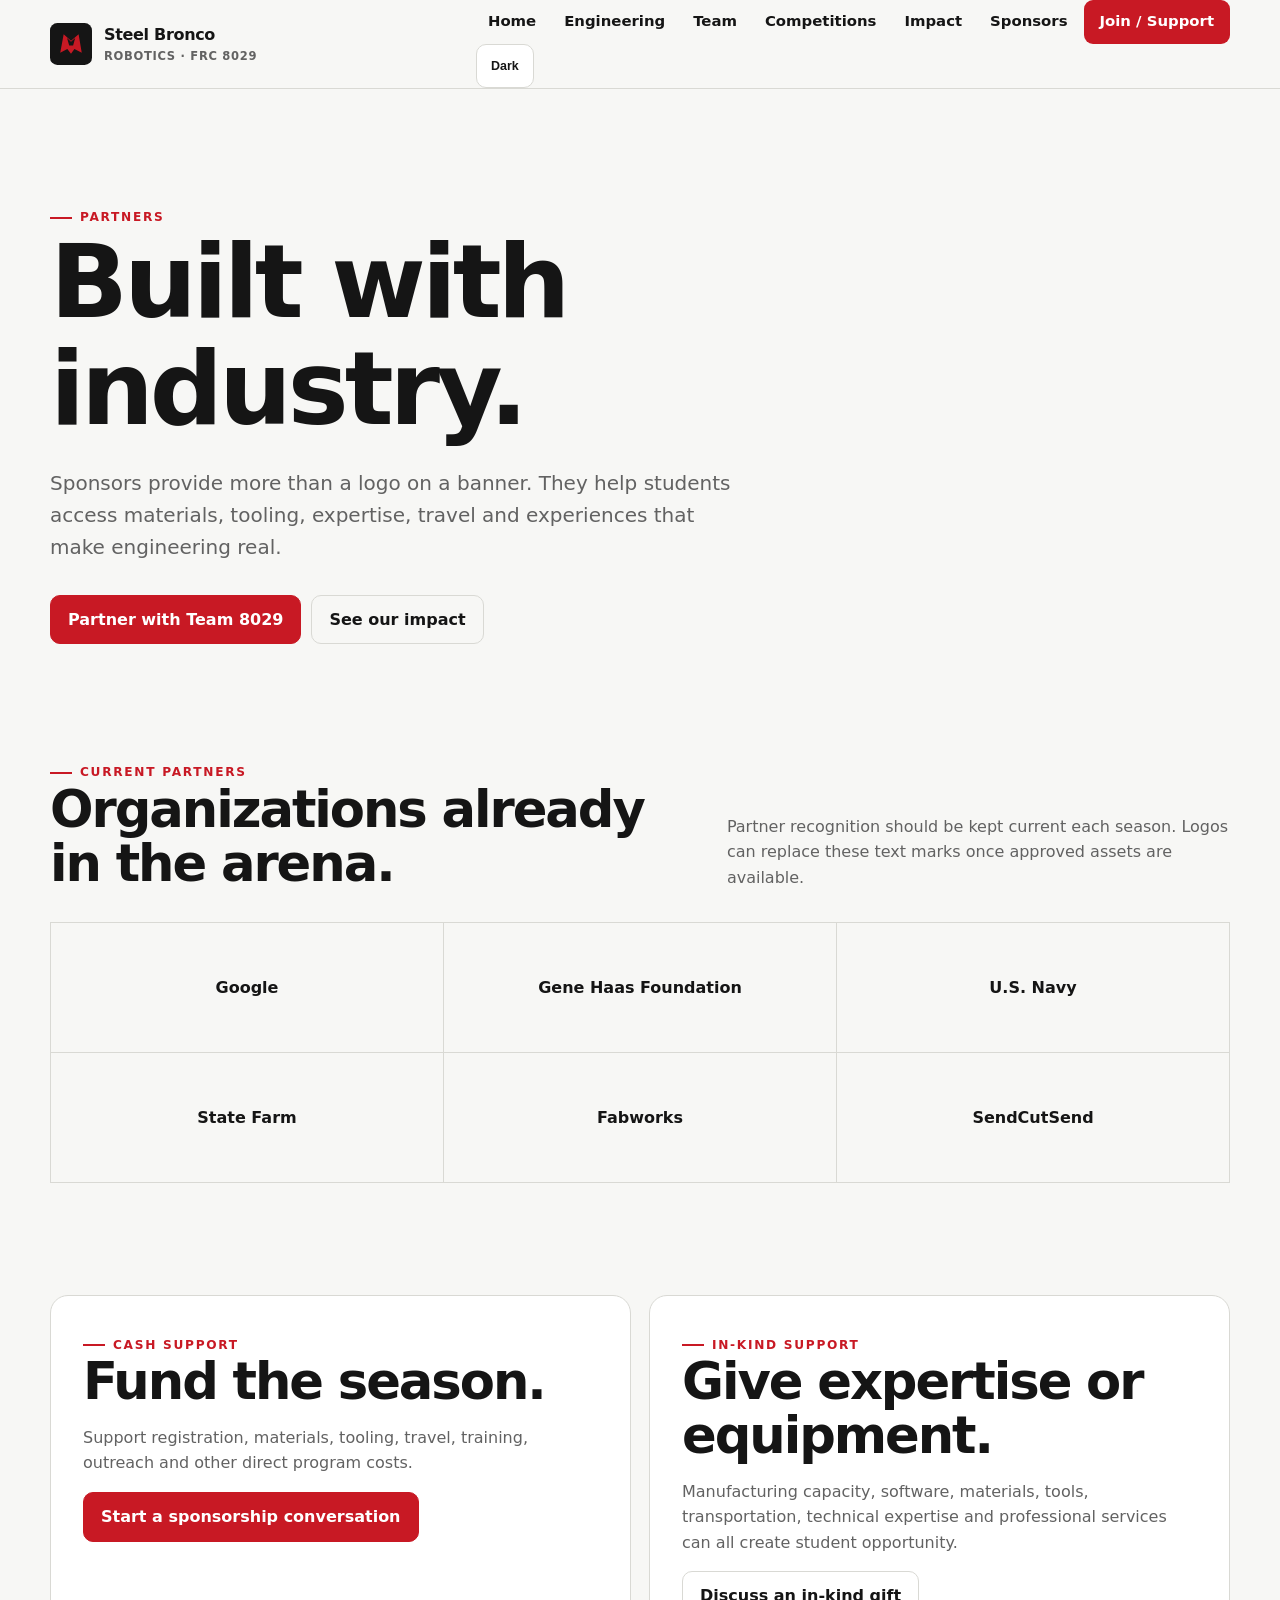
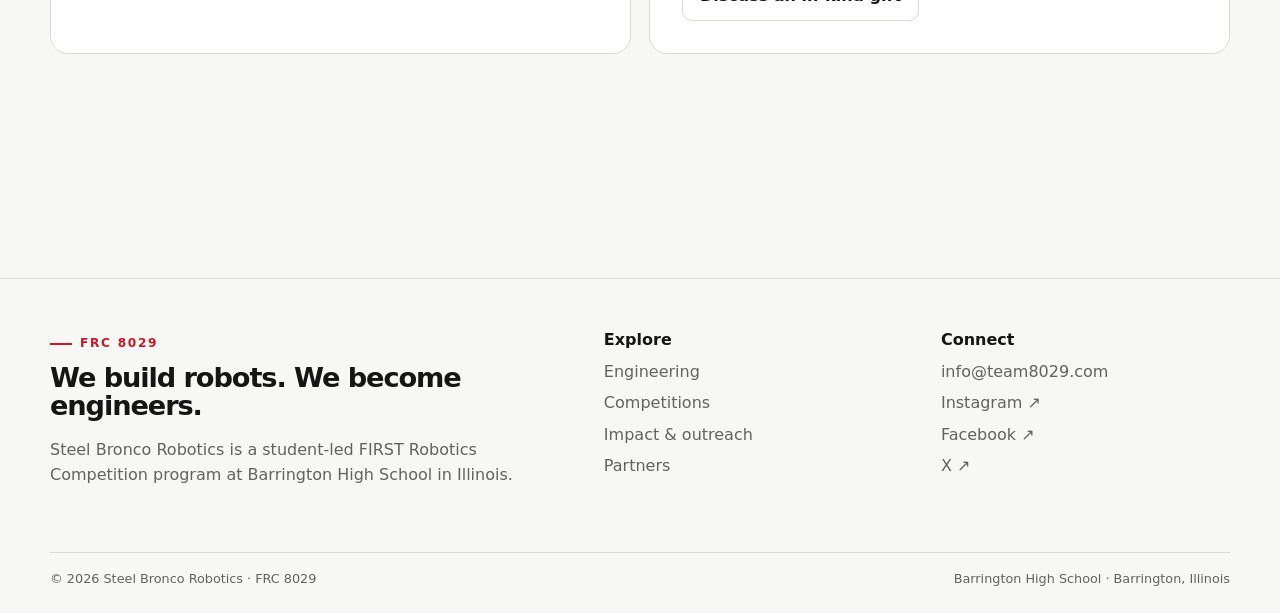
<file: sponsors.html>
<!DOCTYPE html>
<html lang="en">
 <head>
  <meta charset="utf-8"/>
  <meta content="width=device-width, initial-scale=1" name="viewport"/>
  <meta content="Partner with FRC Team 8029 to support hands-on engineering, manufacturing, competition and student leadership." name="description"/>
  <meta content="Sponsors &amp; Partners | Steel Bronco Robotics" property="og:title"/>
  <meta content="Partner with FRC Team 8029 to support hands-on engineering, manufacturing, competition and student leadership." property="og:description"/>
  <meta content="website" property="og:type"/>
  <meta content="https://team8029.com/sponsors" property="og:url"/>
  <meta content="https://team8029.com/assets/images/brand/team-placeholder.svg" property="og:image"/>
  <link href="https://team8029.com/sponsors" rel="canonical"/>
  <link href="/assets/images/brand/mark.svg" rel="icon" type="image/svg+xml"/>
  <link href="/assets/css/site.css" rel="stylesheet"/>
  <script defer="" src="/assets/js/site.js">
  </script>
  <title>
   Sponsors &amp; Partners | Steel Bronco Robotics
  </title>
 </head>
 <body data-page="sponsors">
  <a class="skip-link" href="#main">
   Skip to main content
  </a>
  <header class="site-header">
   <div class="container header-inner">
    <a aria-label="Steel Bronco Robotics home" class="brand" href="/">
     <img alt="" height="42" src="/assets/images/brand/mark.svg" width="42"/>
     <span>
      Steel Bronco
      <small>
       Robotics &middot; FRC 8029
      </small>
     </span>
    </a>
    <div class="header-tools">
     <button aria-controls="primary-navigation" aria-expanded="false" class="menu" data-menu="" type="button">
      Menu
     </button>
     <nav aria-label="Primary navigation" class="nav" data-nav="" id="primary-navigation">
      <a data-page="home" href="/">
       Home
      </a>
      <a data-page="engineering" href="/engineering.html">
       Engineering
      </a>
      <a data-page="team" href="/team.html">
       Team
      </a>
      <a data-page="competitions" href="/competitions.html">
       Competitions
      </a>
      <a data-page="impact" href="/impact.html">
       Impact
      </a>
      <a data-page="sponsors" href="/sponsors.html">
       Sponsors
      </a>
      <a class="cta" data-page="join" href="/join.html">
       Join / Support
      </a>
     </nav>
     <button aria-label="Use dark theme" class="theme" data-theme-toggle="" type="button">
      ◐
     </button>
    </div>
   </div>
  </header>
  <main id="main">
   <section class="section">
    <div class="container">
     <span class="eyebrow">
      Partners
     </span>
     <h1>
      Built with industry.
     </h1>
     <p class="lede">
      Sponsors provide more than a logo on a banner. They help students access materials, tooling, expertise, travel and experiences that make engineering real.
     </p>
     <div class="actions">
      <a class="btn btn-primary" href="mailto:info@team8029.com?subject=Team%208029%20partnership">
       Partner with Team 8029
      </a>
      <a class="btn" href="/impact.html">
       See our impact
      </a>
     </div>
    </div>
   </section>
   <section class="section">
    <div class="container">
     <div class="section-head">
      <div>
       <span class="eyebrow">
        Current partners
       </span>
       <h2>
        Organizations already in the arena.
       </h2>
      </div>
      <p>
       Partner recognition should be kept current each season. Logos can replace these text marks once approved assets are available.
      </p>
     </div>
     <div class="partner-list">
      <div class="partner">
       Google
      </div>
      <div class="partner">
       Gene Haas Foundation
      </div>
      <div class="partner">
       U.S. Navy
      </div>
      <div class="partner">
       State Farm
      </div>
      <div class="partner">
       Fabworks
      </div>
      <div class="partner">
       SendCutSend
      </div>
     </div>
    </div>
   </section>
   <section class="section">
    <div class="container split">
     <article class="panel">
      <span class="eyebrow">
       Cash support
      </span>
      <h2>
       Fund the season.
      </h2>
      <p>
       Support registration, materials, tooling, travel, training, outreach and other direct program costs.
      </p>
      <a class="btn btn-primary" href="mailto:info@team8029.com?subject=Cash%20sponsorship%20for%20Team%208029">
       Start a sponsorship conversation
      </a>
     </article>
     <article class="panel">
      <span class="eyebrow">
       In-kind support
      </span>
      <h2>
       Give expertise or equipment.
      </h2>
      <p>
       Manufacturing capacity, software, materials, tools, transportation, technical expertise and professional services can all create student opportunity.
      </p>
      <a class="btn" href="mailto:info@team8029.com?subject=In-kind%20support%20for%20Team%208029">
       Discuss an in-kind gift
      </a>
     </article>
    </div>
   </section>
  </main>
  <footer class="site-footer">
   <div class="container footer-grid">
    <div>
     <span class="eyebrow">
      FRC 8029
     </span>
     <h2>
      We build robots. We become engineers.
     </h2>
     <p>
      Steel Bronco Robotics is a student-led FIRST Robotics Competition program at Barrington High School in Illinois.
     </p>
    </div>
    <div class="footer-links">
     <strong>
      Explore
     </strong>
     <a href="/engineering.html">
      Engineering
     </a>
     <a href="/competitions.html">
      Competitions
     </a>
     <a href="/impact.html">
      Impact &amp; outreach
     </a>
     <a href="/sponsors.html">
      Partners
     </a>
    </div>
    <div class="footer-links">
     <strong>
      Connect
     </strong>
     <a href="mailto:info@team8029.com">
      info@team8029.com
     </a>
     <a href="https://www.instagram.com/steelbronco_robotics/" rel="noopener noreferrer" target="_blank">
      Instagram &nearrow;
     </a>
     <a href="https://www.facebook.com/Steel-Bronco-Robotics-2332730843673036/" rel="noopener noreferrer" target="_blank">
      Facebook &nearrow;
     </a>
     <a href="https://twitter.com/BroncoSteel" rel="noopener noreferrer" target="_blank">
      X &nearrow;
     </a>
    </div>
   </div>
   <div class="container footer-bottom">
    <span>
     &copy; 2026 Steel Bronco Robotics &middot; FRC 8029
    </span>
    <span>
     Barrington High School &middot; Barrington, Illinois
    </span>
   </div>
  </footer>
 </body>
</html>
</file>
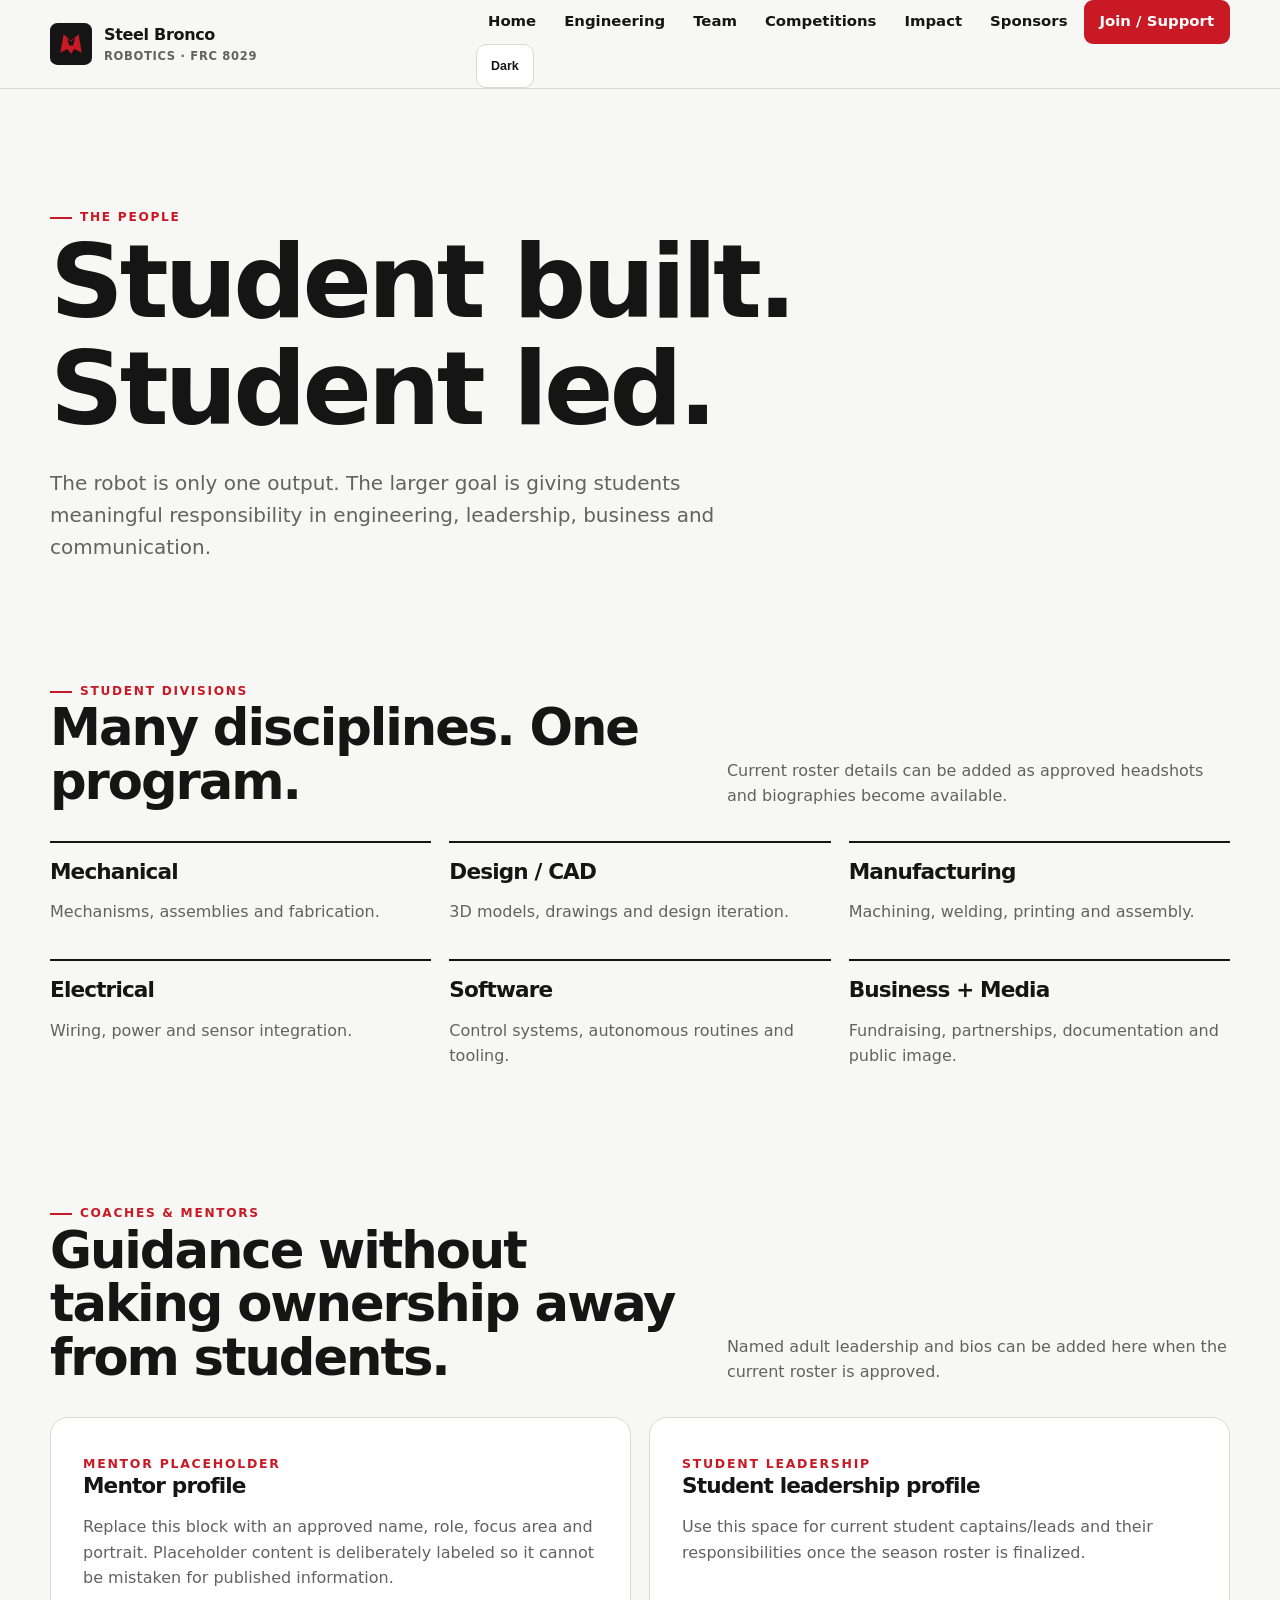
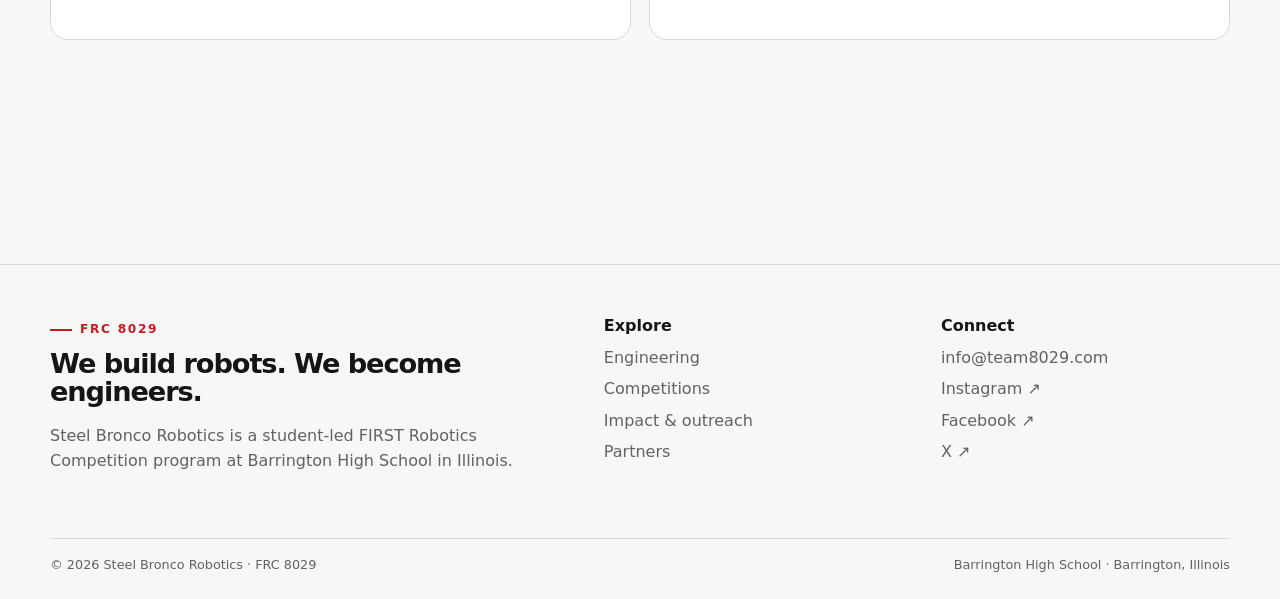
<file: team.html>
<!DOCTYPE html>
<html lang="en">
 <head>
  <meta charset="utf-8"/>
  <meta content="width=device-width, initial-scale=1" name="viewport"/>
  <meta content="Meet the students, coaches and mentors behind FRC Team 8029 at Barrington High School." name="description"/>
  <meta content="Team | Steel Bronco Robotics" property="og:title"/>
  <meta content="Meet the students, coaches and mentors behind FRC Team 8029 at Barrington High School." property="og:description"/>
  <meta content="website" property="og:type"/>
  <meta content="https://team8029.com/team" property="og:url"/>
  <meta content="https://team8029.com/assets/images/brand/team-placeholder.svg" property="og:image"/>
  <link href="https://team8029.com/team" rel="canonical"/>
  <link href="/assets/images/brand/mark.svg" rel="icon" type="image/svg+xml"/>
  <link href="/assets/css/site.css" rel="stylesheet"/>
  <script defer="" src="/assets/js/site.js">
  </script>
  <title>
   Team | Steel Bronco Robotics
  </title>
 </head>
 <body data-page="team">
  <a class="skip-link" href="#main">
   Skip to main content
  </a>
  <header class="site-header">
   <div class="container header-inner">
    <a aria-label="Steel Bronco Robotics home" class="brand" href="/">
     <img alt="" height="42" src="/assets/images/brand/mark.svg" width="42"/>
     <span>
      Steel Bronco
      <small>
       Robotics &middot; FRC 8029
      </small>
     </span>
    </a>
    <div class="header-tools">
     <button aria-controls="primary-navigation" aria-expanded="false" class="menu" data-menu="" type="button">
      Menu
     </button>
     <nav aria-label="Primary navigation" class="nav" data-nav="" id="primary-navigation">
      <a data-page="home" href="/">
       Home
      </a>
      <a data-page="engineering" href="/engineering.html">
       Engineering
      </a>
      <a data-page="team" href="/team.html">
       Team
      </a>
      <a data-page="competitions" href="/competitions.html">
       Competitions
      </a>
      <a data-page="impact" href="/impact.html">
       Impact
      </a>
      <a data-page="sponsors" href="/sponsors.html">
       Sponsors
      </a>
      <a class="cta" data-page="join" href="/join.html">
       Join / Support
      </a>
     </nav>
     <button aria-label="Use dark theme" class="theme" data-theme-toggle="" type="button">
      ◐
     </button>
    </div>
   </div>
  </header>
  <main id="main">
   <section class="section">
    <div class="container">
     <span class="eyebrow">
      The people
     </span>
     <h1>
      Student built.
      <br/>
      Student led.
     </h1>
     <p class="lede">
      The robot is only one output. The larger goal is giving students meaningful responsibility in engineering, leadership, business and communication.
     </p>
    </div>
   </section>
   <section class="section">
    <div class="container">
     <div class="section-head">
      <div>
       <span class="eyebrow">
        Student divisions
       </span>
       <h2>
        Many disciplines. One program.
       </h2>
      </div>
      <p>
       Current roster details can be added as approved headshots and biographies become available.
      </p>
     </div>
     <div class="feature-grid">
      <article class="feature">
       <h3>
        Mechanical
       </h3>
       <p>
        Mechanisms, assemblies and fabrication.
       </p>
      </article>
      <article class="feature">
       <h3>
        Design / CAD
       </h3>
       <p>
        3D models, drawings and design iteration.
       </p>
      </article>
      <article class="feature">
       <h3>
        Manufacturing
       </h3>
       <p>
        Machining, welding, printing and assembly.
       </p>
      </article>
      <article class="feature">
       <h3>
        Electrical
       </h3>
       <p>
        Wiring, power and sensor integration.
       </p>
      </article>
      <article class="feature">
       <h3>
        Software
       </h3>
       <p>
        Control systems, autonomous routines and tooling.
       </p>
      </article>
      <article class="feature">
       <h3>
        Business + Media
       </h3>
       <p>
        Fundraising, partnerships, documentation and public image.
       </p>
      </article>
     </div>
    </div>
   </section>
   <section class="section">
    <div class="container">
     <div class="section-head">
      <div>
       <span class="eyebrow">
        Coaches &amp; mentors
       </span>
       <h2>
        Guidance without taking ownership away from students.
       </h2>
      </div>
      <p>
       Named adult leadership and bios can be added here when the current roster is approved.
      </p>
     </div>
     <div class="split">
      <div class="panel">
       <span class="number">
        MENTOR PLACEHOLDER
       </span>
       <h3>
        Mentor profile
       </h3>
       <p>
        Replace this block with an approved name, role, focus area and portrait. Placeholder content is deliberately labeled so it cannot be mistaken for published information.
       </p>
      </div>
      <div class="panel">
       <span class="number">
        STUDENT LEADERSHIP
       </span>
       <h3>
        Student leadership profile
       </h3>
       <p>
        Use this space for current student captains/leads and their responsibilities once the season roster is finalized.
       </p>
      </div>
     </div>
    </div>
   </section>
  </main>
  <footer class="site-footer">
   <div class="container footer-grid">
    <div>
     <span class="eyebrow">
      FRC 8029
     </span>
     <h2>
      We build robots. We become engineers.
     </h2>
     <p>
      Steel Bronco Robotics is a student-led FIRST Robotics Competition program at Barrington High School in Illinois.
     </p>
    </div>
    <div class="footer-links">
     <strong>
      Explore
     </strong>
     <a href="/engineering.html">
      Engineering
     </a>
     <a href="/competitions.html">
      Competitions
     </a>
     <a href="/impact.html">
      Impact &amp; outreach
     </a>
     <a href="/sponsors.html">
      Partners
     </a>
    </div>
    <div class="footer-links">
     <strong>
      Connect
     </strong>
     <a href="mailto:info@team8029.com">
      info@team8029.com
     </a>
     <a href="https://www.instagram.com/steelbronco_robotics/" rel="noopener noreferrer" target="_blank">
      Instagram &nearrow;
     </a>
     <a href="https://www.facebook.com/Steel-Bronco-Robotics-2332730843673036/" rel="noopener noreferrer" target="_blank">
      Facebook &nearrow;
     </a>
     <a href="https://twitter.com/BroncoSteel" rel="noopener noreferrer" target="_blank">
      X &nearrow;
     </a>
    </div>
   </div>
   <div class="container footer-bottom">
    <span>
     &copy; 2026 Steel Bronco Robotics &middot; FRC 8029
    </span>
    <span>
     Barrington High School &middot; Barrington, Illinois
    </span>
   </div>
  </footer>
 </body>
</html>
</file>
<file: assets/css/site.css>
:root {
  color-scheme: light;
  --bg: #f7f7f5;
  --surface: #fff;
  --surface-2: #efefec;
  --ink: #151515;
  --muted: #626262;
  --line: #d9d9d4;
  --accent: #c81924;
  --accent-dark: #a9141d;
  --dark: #151515;
  --dark-2: #222;
  --dark-ink: #f5f5f2;
  --max: 1180px;
  --radius: 18px;
  --shadow: 0 14px 36px rgba(0,0,0,.07);
  --s1: .5rem; --s2: .75rem; --s3: 1rem; --s4: 1.5rem;
  --s5: 2rem; --s6: 3rem; --s7: 4.5rem; --s8: 7rem;
}
:root[data-theme="dark"] {
  color-scheme: dark;
  --bg: #111;
  --surface: #191919;
  --surface-2: #242424;
  --ink: #f4f4f1;
  --muted: #bdbdb8;
  --line: #3a3a37;
  --accent: #ef3b44;
  --accent-dark: #ff5b63;
  --dark: #090909;
  --dark-2: #151515;
  --dark-ink: #f4f4f1;
  --shadow: 0 16px 40px rgba(0,0,0,.25);
}
* { box-sizing: border-box; }
html { scroll-behavior: smooth; }
body { margin: 0; background: var(--bg); color: var(--ink); font-family: Inter, ui-sans-serif, system-ui, -apple-system, BlinkMacSystemFont, "Segoe UI", sans-serif; line-height: 1.6; }
img { max-width: 100%; display: block; }
a { color: inherit; }
button, a { -webkit-tap-highlight-color: transparent; }
:focus-visible { outline: 3px solid var(--accent); outline-offset: 4px; }
.container { width: min(calc(100% - 40px), var(--max)); margin-inline: auto; }
.skip-link { position: fixed; left: 16px; top: 10px; transform: translateY(-160%); background: var(--accent); color: #fff; padding: 10px 14px; z-index: 100; }
.skip-link:focus { transform: none; }
.site-header { position: sticky; top: 0; z-index: 50; background: var(--bg); border-bottom: 1px solid var(--line); }
.header-inner { min-height: 76px; display: flex; align-items: center; justify-content: space-between; gap: 20px; }
.brand { display: inline-flex; align-items: center; gap: 12px; text-decoration: none; font-weight: 800; letter-spacing: -.02em; }
.brand img { width: 42px; height: 42px; }
.brand small { display: block; color: var(--muted); font-size: .72rem; letter-spacing: .06em; text-transform: uppercase; font-weight: 700; }
.nav { display: flex; align-items: center; gap: 4px; }
.nav a { text-decoration: none; padding: 10px 12px; border-radius: 9px; font-weight: 650; font-size: .93rem; }
.nav a:hover, .nav a[aria-current="page"] { background: var(--surface-2); }
.nav .cta { background: var(--accent); color: #fff; padding-inline: 16px; }
.nav .cta:hover { background: var(--accent-dark); }
.menu { display: none; min-width: 44px; min-height: 44px; border: 1px solid var(--line); background: var(--surface); color: var(--ink); border-radius: 10px; font-weight: 750; }
.theme { min-width: 58px; min-height: 44px; border: 1px solid var(--line); background: var(--surface); color: var(--ink); border-radius: 10px; cursor: pointer; font-size: .78rem; font-weight: 800; }
.hero { padding: var(--s8) 0 var(--s7); }
.hero-grid { display: grid; grid-template-columns: 1.03fr .97fr; gap: var(--s7); align-items: end; }
.eyebrow { display: inline-flex; align-items: center; gap: 8px; color: var(--accent); font-size: .76rem; font-weight: 800; letter-spacing: .14em; text-transform: uppercase; }
.eyebrow::before { content: ""; width: 22px; height: 2px; background: currentColor; }
h1, h2, h3 { margin: 0; line-height: 1.05; letter-spacing: -.04em; }
h1 { font-size: clamp(3.2rem, 8vw, 6.7rem); max-width: 850px; }
h2 { font-size: clamp(2.1rem, 4vw, 3.7rem); }
h3 { font-size: 1.35rem; }
.lede { max-width: 700px; margin: var(--s4) 0 0; font-size: clamp(1.05rem, 1.8vw, 1.25rem); color: var(--muted); }
.actions { display: flex; flex-wrap: wrap; gap: 10px; margin-top: var(--s5); }
.btn { min-height: 46px; display: inline-flex; align-items: center; justify-content: center; gap: 8px; padding: 11px 17px; border: 1px solid var(--line); border-radius: 10px; text-decoration: none; font-weight: 800; }
.btn-primary { background: var(--accent); border-color: var(--accent); color: #fff; }
.btn-primary:hover { background: var(--accent-dark); border-color: var(--accent-dark); }
.btn:hover { transform: translateY(-1px); }
.hero-media { border-radius: var(--radius); overflow: hidden; background: var(--dark); box-shadow: var(--shadow); }
.hero-media img { aspect-ratio: 16/10; object-fit: cover; }
.stats { display: grid; grid-template-columns: repeat(3, 1fr); border-block: 1px solid var(--line); }
.stat { padding: var(--s4) var(--s5); border-right: 1px solid var(--line); }
.stat:last-child { border-right: 0; }
.stat strong { display: block; font-size: 2rem; letter-spacing: -.04em; }
.stat span { color: var(--muted); font-size: .9rem; }
.section { padding: var(--s8) 0; }
.section + .section { padding-top: 0; }
.section-head { display: grid; grid-template-columns: 1fr .8fr; gap: var(--s6); align-items: end; margin-bottom: var(--s5); }
.section-head p { color: var(--muted); margin: 0; }
.kicker { color: var(--muted); margin-top: 12px; }
.split { display: grid; grid-template-columns: 1fr 1fr; gap: 18px; }
.panel { background: var(--surface); border: 1px solid var(--line); border-radius: var(--radius); padding: var(--s5); }
.panel p { color: var(--muted); }
.number { color: var(--accent); font-size: .78rem; font-weight: 900; letter-spacing: .14em; }
.feature-grid { display: grid; grid-template-columns: repeat(3, 1fr); gap: 18px; }
.feature { padding-top: 18px; border-top: 2px solid var(--ink); }
.feature p { color: var(--muted); }
.dark-section { background: var(--dark); color: var(--dark-ink); }
.dark-section .section-head p, .dark-section .muted { color: #c5c5c1; }
.dark-section .feature { border-color: #555; }
.image-strip { display: grid; grid-template-columns: 1.5fr .75fr .75fr; gap: 10px; }
.image-strip figure { margin: 0; overflow: hidden; background: #222; border-radius: 12px; }
.image-strip img { width: 100%; height: 100%; object-fit: cover; min-height: 260px; }
.image-strip figure:first-child img { min-height: 520px; }
.caption { padding: 10px 12px; color: var(--muted); font-size: .82rem; }
.timeline { border-top: 1px solid var(--line); }
.timeline article { display: grid; grid-template-columns: 120px 1fr; gap: var(--s5); padding: var(--s5) 0; border-bottom: 1px solid var(--line); }
.timeline time { font-weight: 900; color: var(--accent); }
.timeline p { max-width: 760px; color: var(--muted); }
.tags { display: flex; flex-wrap: wrap; gap: 7px; margin-top: 14px; }
.tag { padding: 5px 9px; border: 1px solid var(--line); border-radius: 999px; font-size: .76rem; color: var(--muted); }
.partner-list { display: grid; grid-template-columns: repeat(3, 1fr); border-top: 1px solid var(--line); border-left: 1px solid var(--line); }
.partner { min-height: 130px; display: grid; place-items: center; padding: 20px; border-right: 1px solid var(--line); border-bottom: 1px solid var(--line); font-weight: 850; text-align: center; }
.cta-band { background: var(--accent); color: #fff; padding: var(--s6); border-radius: var(--radius); display: flex; justify-content: space-between; align-items: center; gap: var(--s5); }
.cta-band p { max-width: 650px; margin: 10px 0 0; color: #ffe7e8; }
.cta-band .btn { background: #fff; color: #171717; border-color: #fff; }
.form-note { padding: var(--s4); border-left: 3px solid var(--accent); background: var(--surface-2); color: var(--muted); }
.site-footer { margin-top: var(--s8); padding: var(--s6) 0 var(--s4); border-top: 1px solid var(--line); }
.footer-grid { display: grid; grid-template-columns: 1.4fr .8fr .8fr; gap: var(--s6); }
.footer-grid h2 { font-size: 1.7rem; margin-top: 10px; }
.footer-grid p, .footer-grid a { color: var(--muted); }
.footer-links { display: grid; gap: 6px; align-content: start; }
.footer-links a { text-decoration: none; }
.footer-links a:hover { color: var(--ink); }
.footer-bottom { margin-top: var(--s6); padding-top: var(--s3); border-top: 1px solid var(--line); display: flex; justify-content: space-between; gap: 20px; color: var(--muted); font-size: .8rem; }
@media (max-width: 900px) {
  .hero-grid, .section-head, .footer-grid { grid-template-columns: 1fr; }
  .feature-grid { grid-template-columns: 1fr 1fr; }
  .image-strip { grid-template-columns: 1fr 1fr; }
  .image-strip figure:first-child { grid-column: 1 / -1; }
  .image-strip figure:first-child img { min-height: 360px; }
  .nav { display: none; position: absolute; top: 76px; left: 20px; right: 20px; background: var(--surface); border: 1px solid var(--line); border-radius: 12px; padding: 8px; box-shadow: var(--shadow); }
  .nav.is-open { display: grid; }
  .nav a { padding: 12px; }
  .menu { display: inline-block; }
  .header-tools { display: flex; align-items: center; gap: 4px; }
}
@media (max-width: 620px) {
  .container { width: min(calc(100% - 28px), var(--max)); }
  .hero { padding-top: var(--s6); }
  .hero-grid { gap: var(--s5); }
  h1 { font-size: clamp(3rem, 16vw, 4.5rem); }
  .stats, .split, .feature-grid, .partner-list { grid-template-columns: 1fr; }
  .stat { border-right: 0; border-bottom: 1px solid var(--line); }
  .stat:last-child { border-bottom: 0; }
  .image-strip { grid-template-columns: 1fr; }
  .image-strip figure:first-child { grid-column: auto; }
  .image-strip img, .image-strip figure:first-child img { min-height: 240px; }
  .timeline article { grid-template-columns: 1fr; gap: 8px; }
  .cta-band { padding: var(--s5); display: block; }
  .footer-bottom { display: block; }
  .footer-bottom span + span { display: block; margin-top: 8px; }
}
@media (prefers-reduced-motion: reduce) { html { scroll-behavior: auto; } *, *::before, *::after { transition: none !important; animation: none !important; } }
</file>
